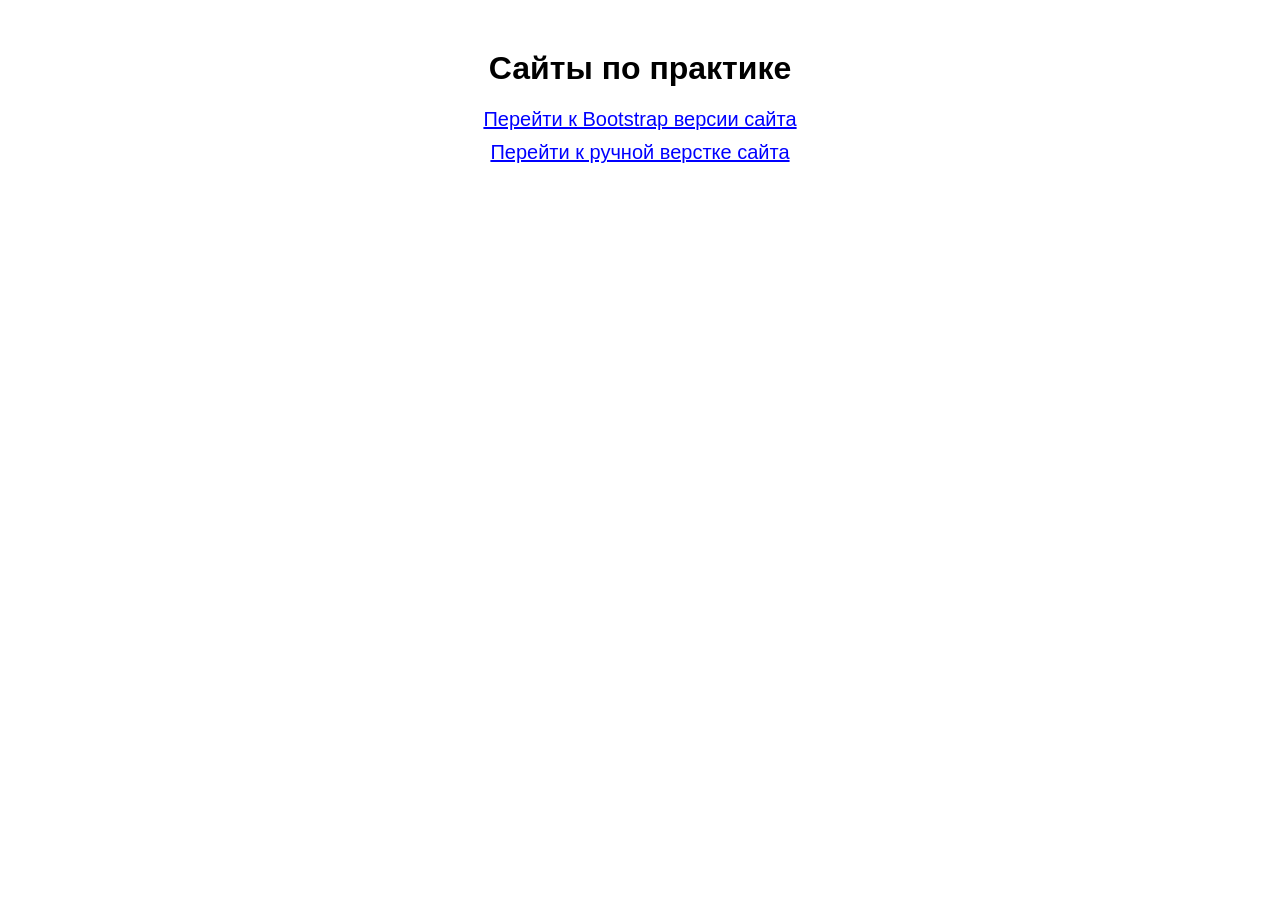
<file: index.html>
<!DOCTYPE html>
<html lang="ru">
<head>
    <meta charset="UTF-8">
    <title>Мои проекты</title>
    <style>
        body { font-family: sans-serif; text-align: center; margin-top: 50px; }
        a { display: block; margin: 10px; font-size: 20px; color: blue; }
    </style>
</head>
<body>
    <h1>Сайты по практике</h1>
    <a href="bootstrap/bootcars.html">Перейти к Bootstrap версии сайта</a>
    <a href="wedsity/cars.html">Перейти к ручной верстке сайта</a>
</body>
</html>
</file>
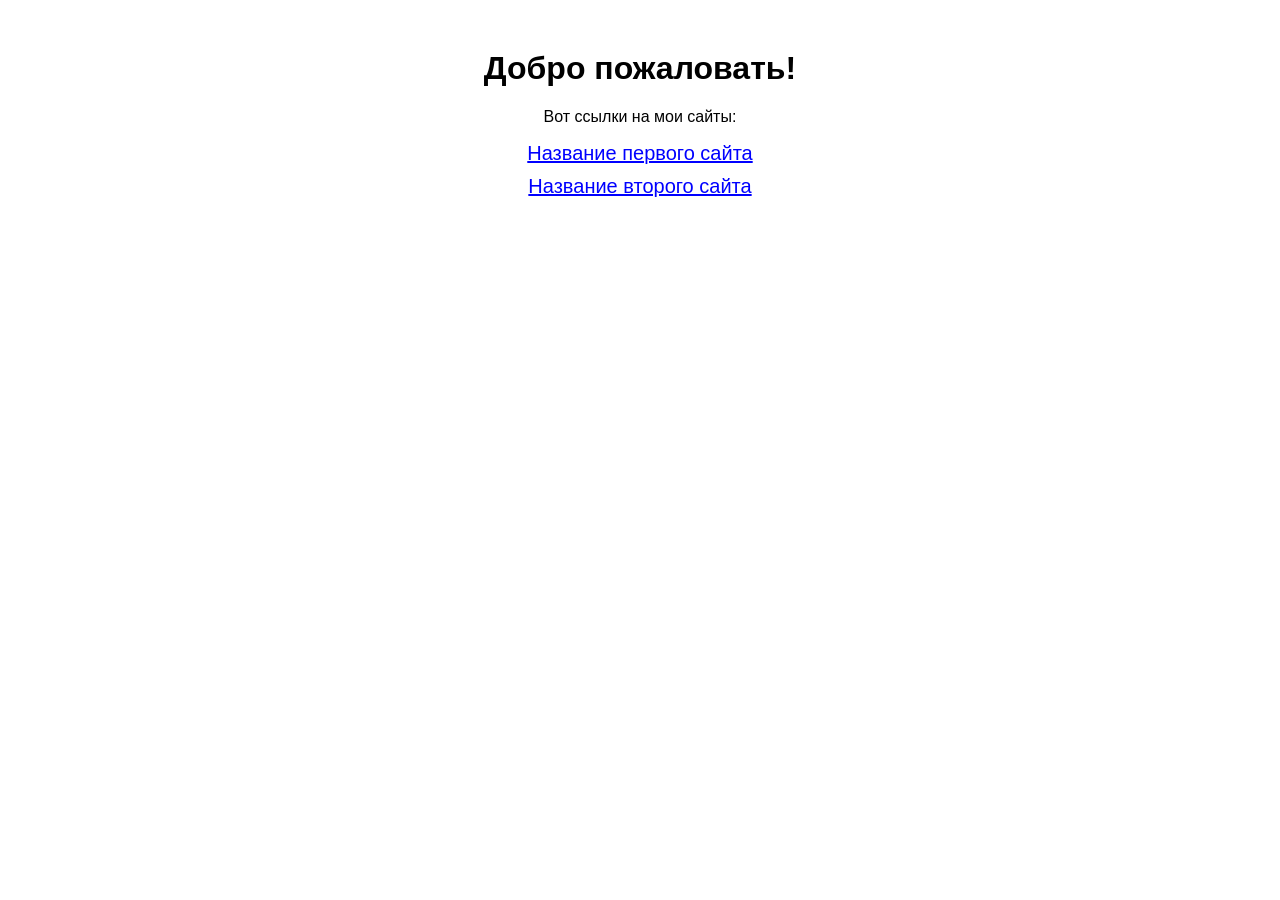
<file: sity/index.html>
<!DOCTYPE html>
<html lang="ru">
<head>
    <meta charset="UTF-8">
    <title>Мои проекты</title>
    <style>
        body { font-family: sans-serif; text-align: center; margin-top: 50px; }
        a { display: block; margin: 10px; font-size: 20px; color: blue; }
    </style>
</head>
<body>
    <h1>Добро пожаловать!</h1>
    <p>Вот ссылки на мои сайты:</p>
    
    <a href="https://github.com/Utka8/web_practice/tree/main/bootstrap">Название первого сайта</a>
    <a href="https://github.com/Utka8/web_practice/tree/main/wedsity">Название второго сайта</a>
</body>
</html>
</file>
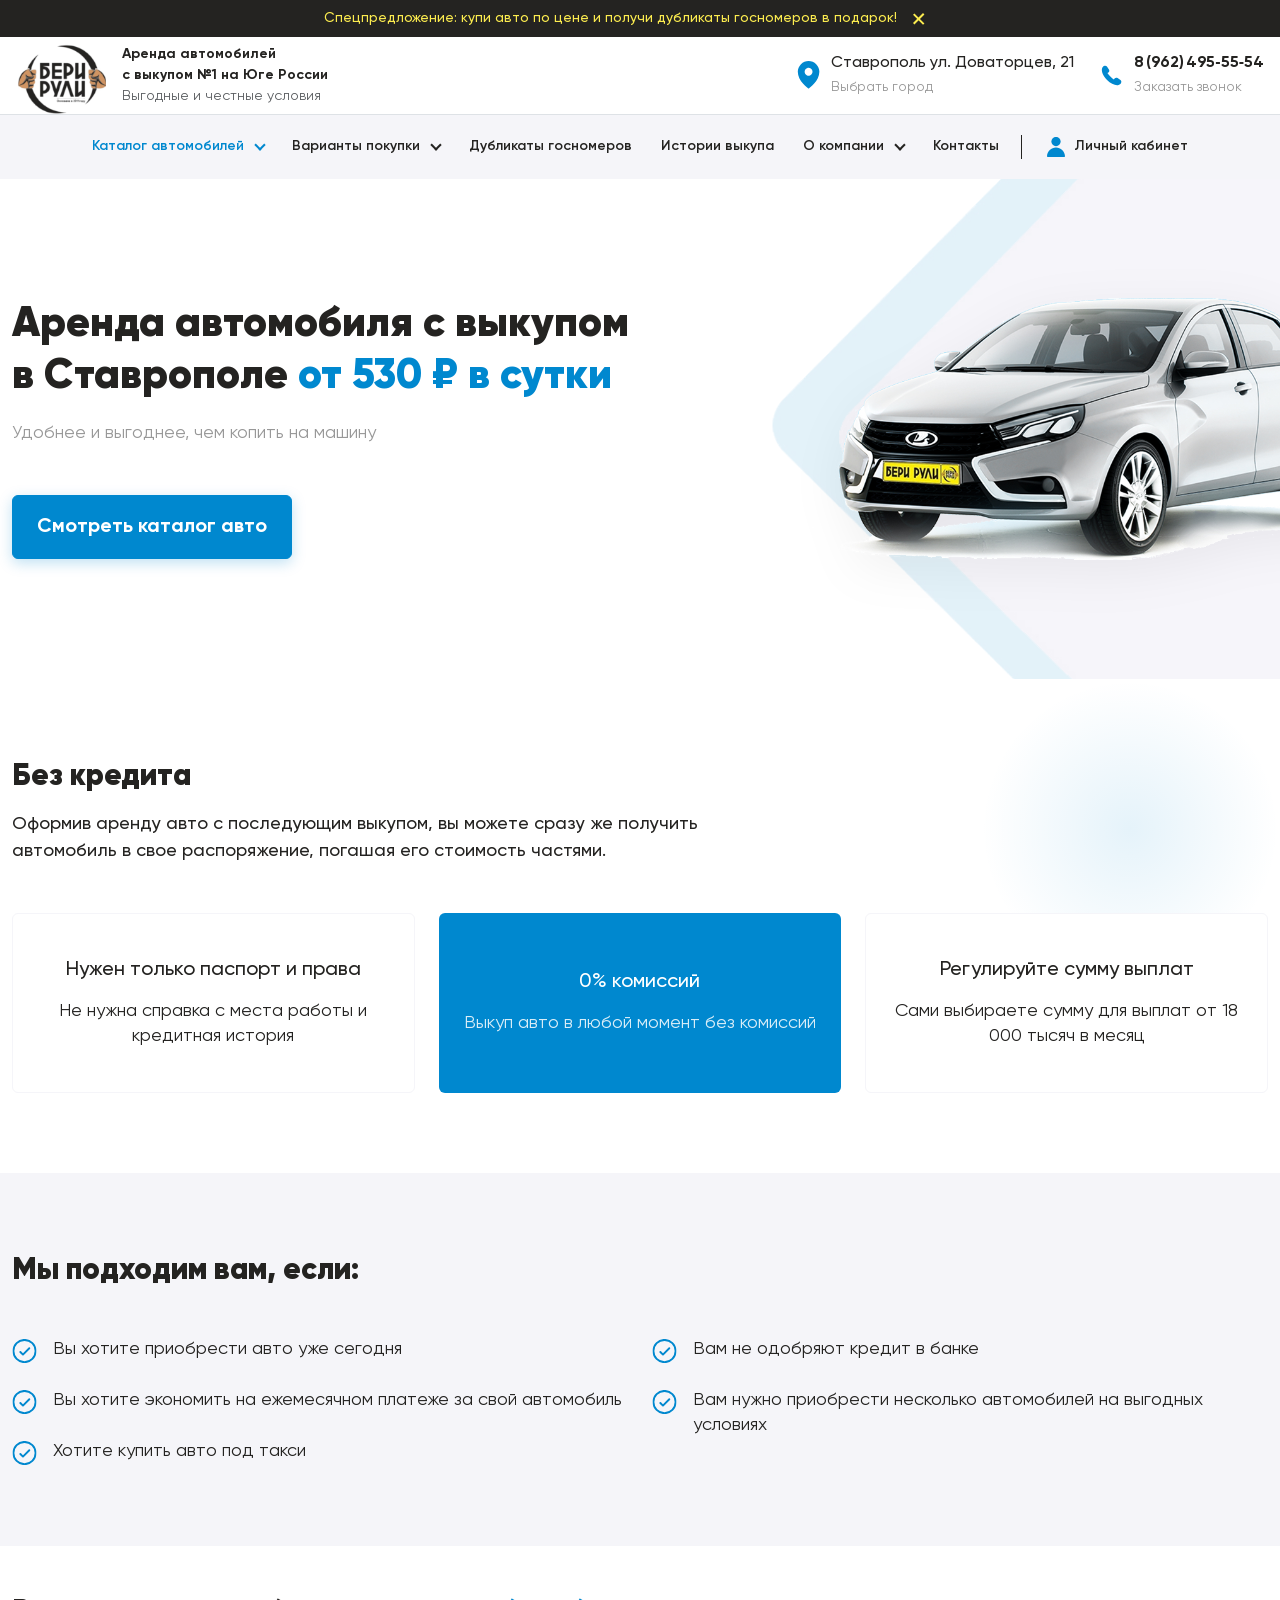
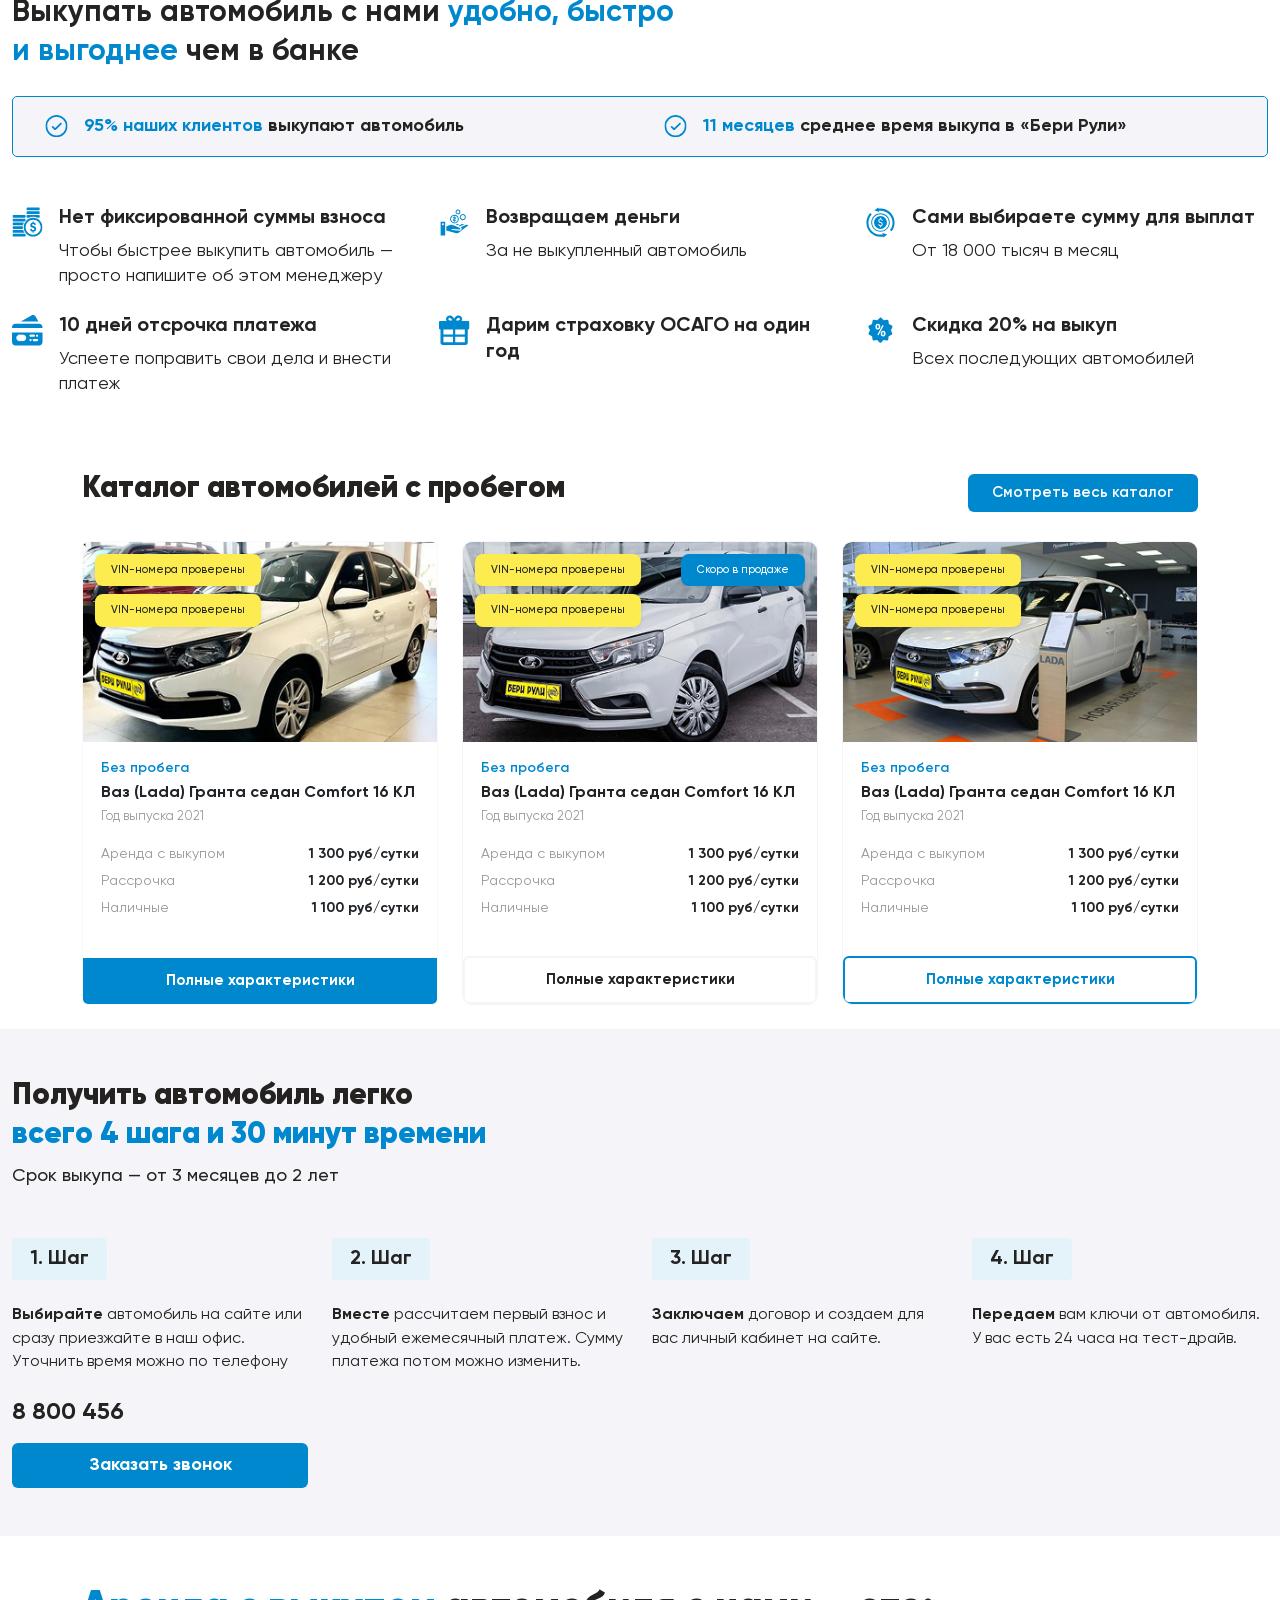
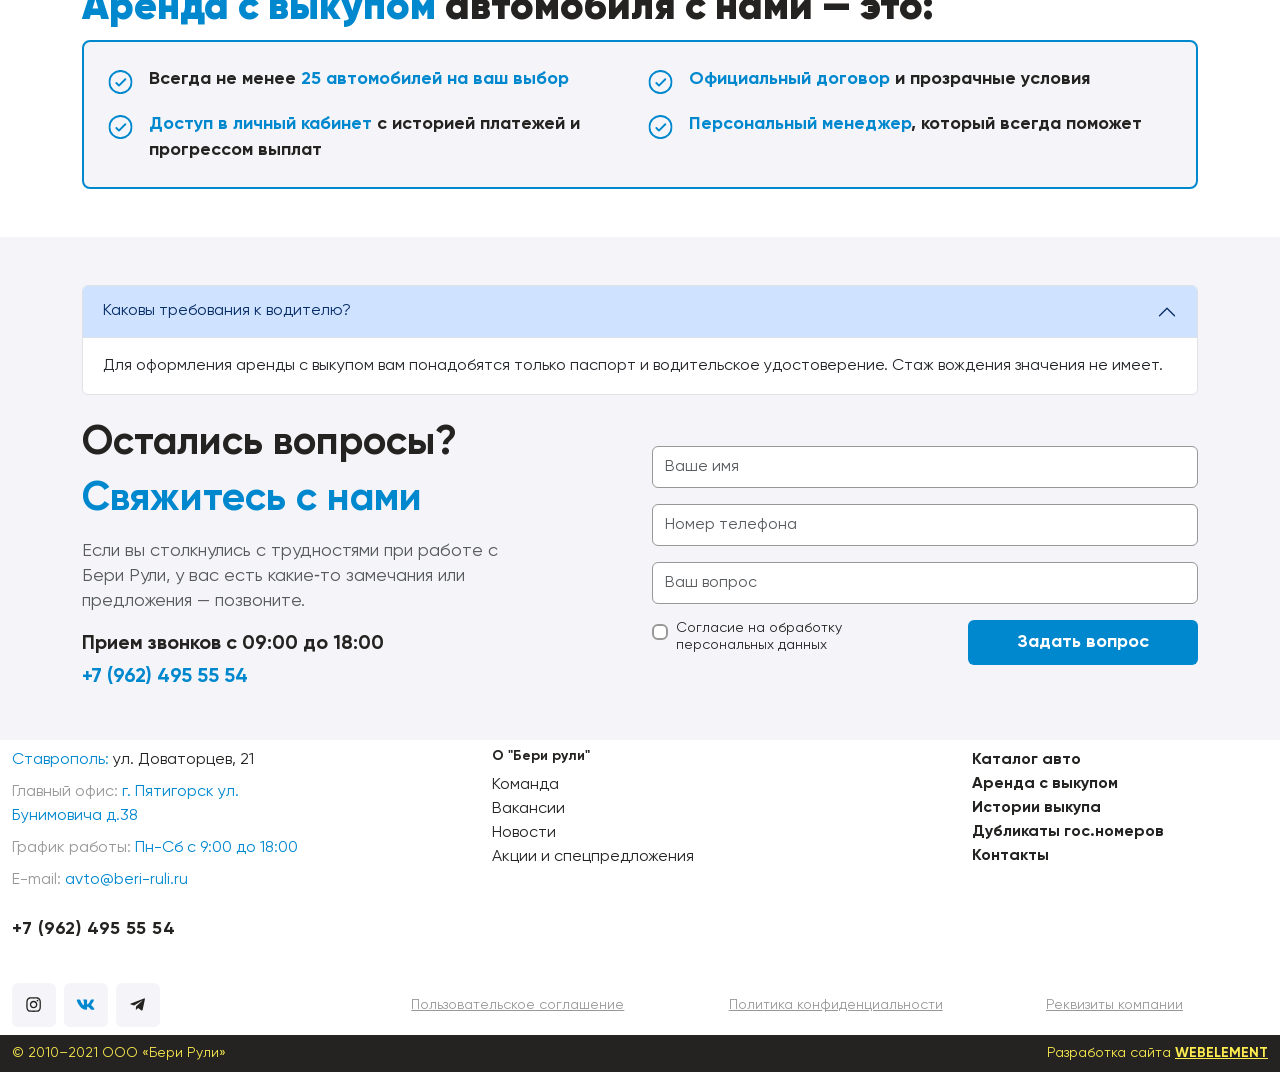
<file: bootstrap/bootcars.html>
<!DOCTYPE html>
<html lang="ru">

<head>
    <meta charset="UTF-8">
    <meta name="viewport" content="width=device-width, initial-scale=1.0">
    <title>Бери Рули — аренда авто</title>
    <link rel="stylesheet" href="https://cdnjs.cloudflare.com/ajax/libs/bootstrap/5.3.3/css/bootstrap.min.css">
    <link rel="stylesheet" href="css/bootstyle.css">
</head>

<body>

    <div id="page-preloader"
        class="d-flex justify-content-center align-items-center position-fixed top-0 start-0 w-100 h-100"
        style="background-color: var(--color-bg); z-index: 9999; transition: opacity 0.3s ease, visibility 0.3s ease;">
        <div class="text-center">
            <div class="spinner-border" role="status"
                style="width: 3.5rem; height: 3.5rem; color: var(--color-accent); border-width: 0.25em;">
                <span class="visually-hidden">Загрузка...</span>
            </div>
            <h5 class="mt-3 fw-bold"
                style="font-family: var(--font-main); color: var(--color-text); letter-spacing: 0.5px;">Бери Рули...
            </h5>
        </div>
    </div>
    <div class="sticky-top-wrapper">
        <div class="alert alert-dismissible fade show mb-0 py-2 border-0 rounded-0" role="alert"
            style="position: fixed; top: 0; left: 0; width: 100%; z-index: 1060; height: auto; background-color: var(--color-line);">
            <div class="container">
                <div class="row justify-content-center">
                    <div class="col-12 col-md-auto">
                        <div class="d-flex align-items-center justify-content-center gap-3">
                            <p class="mb-0 text-notice-custom" style="font-size: 14px; font-weight: 500;">
                                Спецпредложение: купи авто по цене и получи дубликаты госномеров в подарок!
                            </p>
                            <button type="button" data-bs-dismiss="alert" aria-label="Закрыть"
                                class="btn p-0 border-0 d-flex align-items-center justify-content-center"
                                style="width: 12px; height: 12px; min-width: 12px;">
                                <img src="icon/cross.svg" alt="Закрыть" style="width: 12px; height: 12px; display: block;">
                            </button>
                        </div>
                    </div>
                </div>
            </div>
        </div>

        <header class="border-bottom" style="position: fixed; top: 40px; left: 0; width: 100%; z-index: 1050; background-color: #ffffff;">
            <div class="container-fluid px-3 max-width-container header-container mx-auto">
                <div class="row align-items-center justify-content-between header-inner-row g-0 flex-nowrap">

                    <div class="col-auto d-flex align-items-center logo-group">
                        <img src="icon/logo.svg" alt="Бери Рули" class="me-3" style="width: 90px; height: auto;">
                        <div class="header-text">
                            <div class="fw-bold mb-0" style="font-size: 14px;">Аренда автомобилей<br>с выкупом №1 на Юге России</div>
                            <p class="small text-muted mb-0">Выгодные и честные условия</p>
                        </div>
                    </div>

                    <div class="col-auto d-none d-lg-flex align-items-center contacts-desktop">
                        <div class="me-4 d-flex align-items-center">
                            <img src="icon/icon0_1.svg" alt="Адрес" class="me-2 icon">
                            <div>
                                <p class="mb-0 fw-medium">Ставрополь ул. Доваторцев, 21</p>
                                <a href="#" class="link-accent-gray small">Выбрать город</a>
                            </div>
                        </div>
                        <div class="d-flex align-items-center">
                            <img src="icon/icon0_2.svg" alt="Телефон" class="me-2 icon">
                            <div>
                                <p class="mb-0 fw-bold phone">8 (962) 495‑55‑54</p>
                                <a href="#" class="link-accent-gray small" data-bs-toggle="modal"
                                    data-bs-target="#callbackModal">Заказать звонок</a>
                            </div>
                        </div>
                    </div>

                    <div class="col-auto d-flex d-lg-none align-items-center mobile-controls">
                        <a href="#" class="mobile-icon">
                            <img src="icon/icon0_2.svg" alt="Позвонить">
                        </a>
                        <a href="#" class="mobile-icon">
                            <img src="icon/icon0_3.svg" alt="Профиль">
                        </a>
                        <button class="mobile-menu-btn" type="button" data-bs-toggle="offcanvas"
                            data-bs-target="#mobileMenuOffcanvas" aria-controls="mobileMenuOffcanvas">
                            <img src="icon/burger.svg" alt="Меню">
                        </button>
                    </div>

                </div>
            </div>

            <div class="offcanvas offcanvas-end w-100 border-0 d-lg-none" tabindex="-1" id="mobileMenuOffcanvas" 
                aria-labelledby="mobileMenuOffcanvasLabel" role="region">
                <div class="d-flex justify-content-end p-3">
                    <button type="button" class="btn-close-custom border-0 bg-transparent p-2" data-bs-dismiss="offcanvas"
                        aria-label="Закрыть">
                        <svg width="24" height="24" viewBox="0 0 24 24" fill="none" stroke="#0088cf" stroke-width="2">
                            <path d="M18 6L6 18M6 6l12 12" />
                        </svg>
                    </button>
                </div>

                <div class="offcanvas-body d-flex flex-column pt-0 px-4 pb-4">

                    <div class="mobile-menu-list-custom mb-4">

                        <div class="menu-item-collapse w-100 m-0">
                            <div class="d-flex justify-content-between align-items-center py-3 bg-light-gray px-3"
                                data-bs-toggle="collapse" data-bs-target="#mobileCatalogCollapse" style="cursor: pointer;">
                                <span class="fw-bold">Каталог автомобилей</span>
                                <svg class="arrow-icon" width="12" height="12" viewBox="0 0 12 12" fill="none"
                                    stroke="currentColor" stroke-width="2">
                                    <path d="M2 4l4 4 4-4" />
                                </svg>
                            </div>
                            <div class="collapse" id="mobileCatalogCollapse">
                                <ul class="submenu-custom list-unstyled px-3 pt-2">
                                    <li><a href="#" class="py-2 d-block text-decoration-none text-secondary">Новые авто</a>
                                    </li>
                                    <li><a href="#" class="py-2 d-block text-decoration-none text-secondary">Авто с
                                            пробегом</a></li>
                                </ul>
                            </div>
                        </div>

                        <div class="menu-item-collapse border-bottom-light">
                            <div class="d-flex justify-content-between align-items-center py-3" data-bs-toggle="collapse"
                                data-bs-target="#mobileBuyingCollapse" style="cursor: pointer;">
                                <span class="fw-bold text-dark">Варианты покупки</span>
                                <svg class="arrow-icon" width="12" height="12" viewBox="0 0 12 12" fill="none"
                                    stroke="currentColor" stroke-width="2">
                                    <path d="M4 2l4 4-4 4" />
                                </svg>
                            </div>
                            <div class="collapse" id="mobileBuyingCollapse">
                                <ul class="submenu-custom list-unstyled px-3 pb-2">
                                    <li><a href="#" class="py-2 d-block text-decoration-none text-secondary">Аренда с
                                            выкупом</a></li>
                                    <li><a href="#" class="py-2 d-block text-decoration-none text-secondary">Рассрочка</a>
                                    </li>
                                    <li><a href="#" class="py-2 d-block text-decoration-none text-secondary">В кредит</a>
                                    </li>
                                </ul>
                            </div>
                        </div>

                        <div class="border-bottom-light">
                            <a href="#" class="d-block py-3 text-decoration-none text-dark fw-bold">Дубликаты госномеров</a>
                        </div>
                        <div class="border-bottom-light">
                            <a href="#" class="d-block py-3 text-decoration-none text-dark fw-bold">Истории выкупа</a>
                        </div>

                        <div class="menu-item-collapse border-bottom-light">
                            <div class="d-flex justify-content-between align-items-center py-3" data-bs-toggle="collapse"
                                data-bs-target="#mobileCompanyCollapse" style="cursor: pointer;">
                                <span class="fw-bold text-dark">О компании</span>
                                <svg class="arrow-icon" width="12" height="12" viewBox="0 0 12 12" fill="none"
                                    stroke="currentColor" stroke-width="2">
                                    <path d="M4 2l4 4-4 4" />
                                </svg>
                            </div>
                            <div class="collapse" id="mobileCompanyCollapse">
                                <ul class="submenu-custom list-unstyled px-3 pb-2">
                                    <li><a href="#" class="py-2 d-block text-decoration-none text-secondary">Вакансии</a>
                                    </li>
                                    <li><a href="#" class="py-2 d-block text-decoration-none text-secondary">Команда</a>
                                    </li>
                                    <li><a href="#" class="py-2 d-block text-decoration-none text-secondary">Новости</a>
                                    </li>
                                </ul>
                            </div>
                        </div>

                        <div>
                            <a href="#" class="d-block py-3 text-decoration-none text-dark fw-bold">Контакты</a>
                        </div>

                    </div>

                    <div class="menu-blue-divider mb-4"></div>

                    <div class="mobile-menu-contacts-custom d-flex flex-column gap-4 mt-2">
                        <a href="#" class="d-flex align-items-center gap-3 text-decoration-none text-dark">
                            <img src="icon/icon0_3.svg" alt="ЛК" width="24" height="24">
                            <span class="fw-medium">Личный кабинет</span>
                        </a>
                        <div class="d-flex align-items-start gap-3">
                            <img src="icon/icon0_1.svg" alt="Адрес" width="24" height="24">
                            <div>
                                <div class="fw-medium text-dark">Ставрополь ул. Доваторцев, 21</div>
                                <a href="#" class="text-muted small text-decoration-underline">Выбрать город</a>
                            </div>
                        </div>
                        <div class="d-flex align-items-start gap-3">
                            <img src="icon/icon0_2.svg" alt="Телефон" width="24" height="24">
                            <div>
                                <div class="fw-bold fs-5 text-dark">8 (962) 495-55-54</div>
                                <a href="#" class="text-muted small text-decoration-underline" data-bs-toggle="modal"
                                    data-bs-target="#callbackModal">Заказать звонок</a>
                            </div>
                        </div>
                    </div>
                </div>
            </div>
        </header>


        <nav class="navbar navbar-expand-lg custom-navbar d-none d-lg-block">
            <div class="navbar-container">

                <div class="collapse navbar-collapse" id="mainNavbar">
                    <ul class="navbar-nav align-items-lg-center">

                        <li class="nav-item dropdown">
                            <a class="nav-link dropdown-toggle" href="#" id="catalogDropdown" role="button"
                                data-bs-toggle="dropdown" aria-expanded="false">
                                Каталог автомобилей
                            </a>
                            <ul class="dropdown-menu text-center" aria-labelledby="catalogDropdown">
                                <li><a class="dropdown-item" href="#">Новые авто</a></li>
                                <li><a class="dropdown-item" href="#">Авто с пробегом</a></li>
                            </ul>
                        </li>

                        <li class="nav-item dropdown">
                            <a class="nav-link dropdown-toggle" href="#" id="buyingDropdown" role="button"
                                data-bs-toggle="dropdown" aria-expanded="false">
                                Варианты покупки
                            </a>
                            <ul class="dropdown-menu text-center" aria-labelledby="buyingDropdown">
                                <li><a class="dropdown-item" href="#">Аренда с выкупом</a></li>
                                <li><a class="dropdown-item" href="#">Рассрочка</a></li>
                                <li><a class="dropdown-item" href="#">Наличные</a></li>
                                <li><a class="dropdown-item" href="#">В кредит</a></li>
                            </ul>
                        </li>

                        <li class="nav-item">
                            <a class="nav-link" href="#">Дубликаты госномеров</a>
                        </li>

                        <li class="nav-item">
                            <a class="nav-link" href="#">Истории выкупа</a>
                        </li>

                        <li class="nav-item dropdown">
                            <a class="nav-link dropdown-toggle" href="#" id="companyDropdown" role="button"
                                data-bs-toggle="dropdown" aria-expanded="false">
                                О компании
                            </a>
                            <ul class="dropdown-menu text-center" aria-labelledby="companyDropdown">
                                <li><a class="dropdown-item" href="#">Вакансии</a></li>
                                <li><a class="dropdown-item" href="#">Команда</a></li>
                                <li><a class="dropdown-item" href="#">Новости</a></li>
                            </ul>
                        </li>

                        <li class="nav-item">
                            <a class="nav-link" href="#">Контакты</a>
                        </li>

                        <li class="nav-item d-none d-lg-block">
                            <div class="navbar-divider"></div>
                        </li>

                        <li class="nav-item">
                            <a class="nav-link lk-link" href="#">
                                <img src="icon/icon0_3.svg" alt="Личный кабинет" class="lk-icon"> Личный кабинет
                            </a>
                        </li>

                    </ul>
                </div>

            </div>
        </nav>
    </div>


    <!-- Секция: Промо-баннер с машиной -->
    <section class="promo-banner-section py-5 position-relative overflow-hidden">
        <div class="container-fluid custom-container" style="max-width: 1300px;">
            <div class="row align-items-center g-3 flex-row">

                <div class="col-12 col-md-7 text-start py-4 position-relative z-3 promo-text-column">
                    <h1 class="promo-main-title fw-border mb-3">
                        Аренда автомобиля с выкупом<br>
                        в Ставрополе <span class="text-accent-blue">от 530 ₽ в сутки</span>
                    </h1>
                    <p class="promo-subtitle text-muted-custom mb-4 mb-md-5">
                        Удобнее и выгоднее, чем копить на машину
                    </p>
                    <a href="#" class="btn btn-primary btn-lg px-4 py-3 fw-bold btn-promo-action">
                        Смотреть каталог авто
                    </a>
                </div>

                <div class="col-12 col-md-5 text-center position-relative order-1 order-md-2">

                    <div class="promo-bg-diamond-back position-absolute">
                        <img src="image/rombblue.png" alt="Декор фон" class="w-100 h-auto">
                    </div>

                    <div class="promo-bg-diamond-front position-absolute">
                        <img src="image/rombwhite.png" alt="Декор контур" class="w-100 h-auto">
                    </div>

                    <div class="promo-car-wrapper">
                        <img src="image/car.png" alt="Аренда авто в Ставрополе" class="img-fluid promo-car-img">
                    </div>

                </div>

            </div>
        </div>
    </section>


    <!-- Секция: Без кредита -->
    <section class="no-credit-section py-5 position-relative overflow-hidden" >
        <!-- Декоративный элемент в углу (если понадобится картинка фона) -->
        <div class="decor-top-right position-absolute top-0 end-0 d-none d-lg-block"></div>

        <div class="container-fluid custom-container position-relative z-1" style="max-width: 1300px;">
            <!-- Шапка блока: Заголовок и подзаголовок -->
            <div class="row mb-5">
                <div class="col-12 col-lg-7">
                    <h2 class="credit-main-title fw-black mb-3">Без кредита</h2>
                    <p class="credit-subtitle text-muted-custom mb-0">
                        Оформив аренду авто с последующим выкупом, вы можете сразу же получить автомобиль в свое
                        распоряжение, погашая его стоимость частями.
                    </p>
                </div>
            </div>

            <!-- Сетка карточек преимуществ -->
            <div class="row g-4 row-cols-1 row-cols-md-3">
                <!-- Карточка 1: Белая с рамкой -->
                <div class="col">
                    <div class="credit-card h-100 d-flex flex-column justify-content-center text-center p-4">
                        <h3 class="credit-card-title fw-black mb-3">Нужен только паспорт и права</h3>
                        <p class="credit-card-text text-muted-custom mb-0">
                            Не нужна справка с места работы и кредитная история
                        </p>
                    </div>
                </div>

                <!-- Карточка 2: Активная синяя (Центральная) -->
                <div class="col">
                    <div
                        class="credit-card card-accent-blue h-100 d-flex flex-column justify-content-center text-center p-4">
                        <h3 class="credit-card-title fw-black mb-3 text-white">0% комиссий</h3>
                        <p class="credit-card-text text-white opacity-85 mb-0">
                            Выкуп авто в любой момент без комиссий
                        </p>
                    </div>
                </div>

                <!-- Карточка 3: Белая с рамкой -->
                <div class="col">
                    <div class="credit-card h-100 d-flex flex-column justify-content-center text-center p-4">
                        <h3 class="credit-card-title fw-black mb-3">Регулируйте сумму выплат</h3>
                        <p class="credit-card-text text-muted-custom mb-0">
                            Сами выбираете сумму для выплат от 18 000 тысяч в месяц
                        </p>
                    </div>
                </div>
            </div>
        </div>
    </section>

    <section class="suit-section py-5">
        <div class="container-fluid custom-container" style="max-width: 1300px;">

            <!-- Заголовок секции (30px Black) -->
            <h2 class="suit-main-title fw-black mb-5">Мы подходим вам, если:</h2>

            <!-- Двухколоночный список по сетке Bootstrap -->
            <div class="row g-4 row-cols-1 row-cols-md-2">

                <!-- Левая колонка -->
                <div class="col d-flex flex-column gap-4">
                    <!-- Пункт 1 -->
                    <div class="suit-item d-flex align-items-start">
                        <img src="icon/icon_list.svg" alt="Чекбокс" class="suit-icon me-3 flex-shrink-0">
                        <p class="suit-text mb-0">Вы хотите приобрести авто уже сегодня</p>
                    </div>

                    <!-- Пункт 2 -->
                    <div class="suit-item d-flex align-items-start">
                        <img src="icon/icon_list.svg" alt="Чекбокс" class="suit-icon me-3 flex-shrink-0">
                        <p class="suit-text mb-0">Вы хотите экономить на ежемесячном платеже за свой автомобиль</p>
                    </div>

                    <!-- Пункт 3 -->
                    <div class="suit-item d-flex align-items-start">
                        <img src="icon/icon_list.svg" alt="Чекбокс" class="suit-icon me-3 flex-shrink-0">
                        <p class="suit-text mb-0">Хотите купить авто под такси</p>
                    </div>
                </div>

                <!-- Правая колонка -->
                <div class="col d-flex flex-column gap-4">
                    <!-- Пункт 4 -->
                    <div class="suit-item d-flex align-items-start">
                        <img src="icon/icon_list.svg" alt="Чекбокс" class="suit-icon me-3 flex-shrink-0">
                        <p class="suit-text mb-0">Вам не одобряют кредит в банке</p>
                    </div>

                    <!-- Пункт 5 -->
                    <div class="suit-item d-flex align-items-start">
                        <img src="icon/icon_list.svg" alt="Чекбокс" class="suit-icon me-3 flex-shrink-0">
                        <p class="suit-text mb-0">Вам нужно приобрести несколько автомобилей на выгодных условиях</p>
                    </div>
                </div>

            </div>

        </div>
    </section>

    <section class="advantages-buy-section py-5">
        <div class="container-fluid custom-container" style="max-width: 1300px;">
            <h2 class="fw-bolder mb-4" style="font-size: 30px; line-height: 1.3;">
            Выкупать автомобиль с нами <span style="color: var(--color-accent)">удобно, быстро<br>и выгоднее</span> чем в банке
        </h2>

            <div class="info-stats-box p-3 mb-5">
                <div class="row g-3 align-items-center">
                    <div class="col-12 col-md-6 border-md-end-custom">
                        <div class="stat-item d-flex align-items-center px-md-3">
                            <img src="icon/icon_list.svg" alt="Иконка" class="stat-icon me-3 flex-shrink-0">
                            <p class="mb-0 stat-text">
                                <span class="fw-bold text-accent-blue">95% наших клиентов</span> выкупают автомобиль
                            </p>
                        </div>
                    </div>
                    <div class="col-12 col-md-6">
                        <div class="stat-item d-flex align-items-center px-md-3">
                            <img src="icon/icon_list.svg" alt="Иконка" class="stat-icon me-3 flex-shrink-0">
                            <p class="mb-0 stat-text">
                                <span class="fw-bold text-accent-blue">11 месяцев</span> среднее время выкупа в «Бери
                                Рули»
                            </p>
                        </div>
                    </div>
                </div>
            </div>

            <div class="row g-4 row-cols-1 row-cols-md-2 row-cols-lg-3">

                <div class="col">
                    <div class="benefit-item-box d-flex align-items-start">
                        <img src="icon/icon4_2_1.svg" alt="Иконка" class="benefit-icon me-3 flex-shrink-0">
                        <div>
                            <h3 class="benefit-title fw-bold mb-2">Нет фиксированной суммы взноса</h3>
                            <p class="benefit-desc text-muted-custom mb-0">Чтобы быстрее выкупить автомобиль — просто
                                напишите об этом менеджеру</p>
                        </div>
                    </div>
                </div>

                <div class="col">
                    <div class="benefit-item-box d-flex align-items-start">
                        <img src="icon/icon4_2_2.svg" alt="Иконка" class="benefit-icon me-3 flex-shrink-0">
                        <div>
                            <h4 class="benefit-title fw-bold mb-2">Возвращаем деньги</h4>
                            <p class="benefit-desc text-muted-custom mb-0">За не выкупленный автомобиль</p>
                        </div>
                    </div>
                </div>

                <div class="col">
                    <div class="benefit-item-box d-flex align-items-start">
                        <img src="icon/icon4_2_3.svg" alt="Иконка" class="benefit-icon me-3 flex-shrink-0">
                        <div>
                            <h4 class="benefit-title fw-bold mb-2">Сами выбираете сумму для выплат</h4>
                            <p class="benefit-desc text-muted-custom mb-0">От 18 000 тысяч в месяц</p>
                        </div>
                    </div>
                </div>

                <div class="col">
                    <div class="benefit-item-box d-flex align-items-start">
                        <img src="icon/icon4_2_4.svg" alt="Иконка" class="benefit-icon me-3 flex-shrink-0">
                        <div>
                            <h4 class="benefit-title fw-bold mb-2">10 дней отсрочка платежа</h4>
                            <p class="benefit-desc text-muted-custom mb-0">Успеете поправить свои дела и внести платеж
                            </p>
                        </div>
                    </div>
                </div>

                <div class="col">
                    <div class="benefit-item-box d-flex align-items-start">
                        <img src="icon/icon4_2_5.svg" alt="Иконка" class="benefit-icon me-3 flex-shrink-0">
                        <div>
                            <h4 class="benefit-title fw-bold mb-2">Дарим страховку ОСАГО на один год</h4>
                            <p class="benefit-desc text-muted-custom mb-0"></p>
                        </div>
                    </div>
                </div>

                <div class="col">
                    <div class="benefit-item-box d-flex align-items-start">
                        <img src="icon/icon4_2_6.svg" alt="Иконка" class="benefit-icon me-3 flex-shrink-0">
                        <div>
                            <h4 class="benefit-title fw-bold mb-2">Скидка 20% на выкуп</h4>
                            <p class="benefit-desc text-muted-custom mb-0">Всех последующих автомобилей</p>
                        </div>
                    </div>
                </div>

            </div>

        </div>
    </section>

    <section class="catalog-section py-4">
        <div class="container">

            <div class="d-flex align-items-center justify-content-between mb-4">
                <h2 style="font-weight: 900; font-size: 30px; line-height: 1.3; color: var(--color-text);">Каталог автомобилей с пробегом</h2>
                <a href="#" class="btn btn-catalog-all btn-primary px-4 py-2 fw-semibold d-none d-lg-block">Смотреть весь каталог</a>
            </div>

            <!--десктоп-->
            <div class="row g-4 flex-nowrap catalog-grid">

                <div class="col">
                    <div class="card h-100 border-light shadow-sm-hover overflow-hidden">
                        <div class="car-card__img-wrap">
                            <img src="image/car6_1.jpg" alt="Lada Granta">
                            <div class="car-card__badges">
                                <span class="car-card__badge">VIN-номера проверены</span>
                                <span class="car-card__badge">VIN-номера проверены</span>
                            </div>
                        </div>
                        <div class="car-card__body">
                            <p class="car-card__mileage">Без пробега</p>
                            <p class="car-card__name">Ваз (Lada) Гранта седан Comfort 16 КЛ</p>
                            <p class="car-card__year">Год выпуска 2021</p>
                            <table class="car-card__prices">
                                <tr>
                                    <td>Аренда с выкупом</td>
                                    <td>1&nbsp;300 руб/сутки</td>
                                </tr>
                                <tr>
                                    <td>Рассрочка</td>
                                    <td>1&nbsp;200 руб/сутки</td>
                                </tr>
                                <tr>
                                    <td>Наличные</td>
                                    <td>1&nbsp;100 руб/сутки</td>
                                </tr>
                            </table>
                        </div>
                        <a href="#" class="btn-car-filled">Полные характеристики</a>
                    </div>
                </div>

                <div class="col">
                    <div class="car-card">
                        <div class="car-card__img-wrap">
                            <img src="image/car6_2.jpg" alt="Lada Granta">
                            <div class="car-card__badges">
                                <span class="car-card__badge">VIN-номера проверены</span>
                                <span class="car-card__badge">VIN-номера проверены</span>
                            </div>
                            <span class="car-card__badge-soon">Скоро в продаже</span>
                        </div>
                        <div class="car-card__body">
                            <p class="car-card__mileage">Без пробега</p>
                            <p class="car-card__name">Ваз (Lada) Гранта седан Comfort 16 КЛ</p>
                            <p class="car-card__year">Год выпуска 2021</p>
                            <table class="car-card__prices">
                                <tr>
                                    <td>Аренда с выкупом</td>
                                    <td>1&nbsp;300 руб/сутки</td>
                                </tr>
                                <tr>
                                    <td>Рассрочка</td>
                                    <td>1&nbsp;200 руб/сутки</td>
                                </tr>
                                <tr>
                                    <td>Наличные</td>
                                    <td>1&nbsp;100 руб/сутки</td>
                                </tr>
                            </table>
                        </div>
                        <a href="#" class="btn-car-outline">Полные характеристики</a>
                    </div>
                </div>

                <div class="col">
                    <div class="car-card">
                        <div class="car-card__img-wrap">
                            <img src="image/car6_3.jpg" alt="Lada Granta">
                            <div class="car-card__badges">
                                <span class="car-card__badge">VIN-номера проверены</span>
                                <span class="car-card__badge">VIN-номера проверены</span>
                            </div>
                        </div>
                        <div class="car-card__body">
                            <p class="car-card__mileage">Без пробега</p>
                            <p class="car-card__name">Ваз (Lada) Гранта седан Comfort 16 КЛ</p>
                            <p class="car-card__year">Год выпуска 2021</p>
                            <table class="car-card__prices">
                                <tr>
                                    <td>Аренда с выкупом</td>
                                    <td>1&nbsp;300 руб/сутки</td>
                                </tr>
                                <tr>
                                    <td>Рассрочка</td>
                                    <td>1&nbsp;200 руб/сутки</td>
                                </tr>
                                <tr>
                                    <td>Наличные</td>
                                    <td>1&nbsp;100 руб/сутки</td>
                                </tr>
                            </table>
                        </div>
                        <a href="#" class="btn-car-outline-accent">Полные характеристики</a>
                    </div>
                </div>

            </div>

            <!--планшет-->
            <div id="catalogCarouselTablet" class="carousel slide catalog-carousel carousel-tablet"
                data-bs-ride="false">
                <div class="carousel-inner">

                    <div class="carousel-item active">
                        <div class="row g-3">
                            <div class="col-6">
                                <div class="car-card">
                                    <div class="car-card__img-wrap">
                                        <img src="image/car6_1.jpg" alt="Lada Granta">
                                        <div class="car-card__badges">
                                            <span class="car-card__badge">VIN-номера проверены</span>
                                            <span class="car-card__badge">VIN-номера проверены</span>
                                        </div>
                                    </div>
                                    <div class="car-card__body">
                                        <p class="car-card__mileage">Без пробега</p>
                                        <p class="car-card__name">Ваз (Lada) Гранта седан Comfort 16 КЛ</p>
                                        <p class="car-card__year">Год выпуска 2021</p>
                                        <table class="car-card__prices">
                                            <tr>
                                                <td>Аренда с выкупом</td>
                                                <td>1&nbsp;300 руб/сутки</td>
                                            </tr>
                                            <tr>
                                                <td>Рассрочка</td>
                                                <td>1&nbsp;200 руб/сутки</td>
                                            </tr>
                                            <tr>
                                                <td>Наличные</td>
                                                <td>1&nbsp;100 руб/сутки</td>
                                            </tr>
                                        </table>
                                    </div>
                                    <a href="#" class="btn-car-filled">Полные характеристики</a>
                                </div>
                            </div>
                            <div class="col-6">
                                <div class="car-card">
                                    <div class="car-card__img-wrap">
                                        <img src="image/car6_2.jpg" alt="Lada Granta">
                                        <div class="car-card__badges">
                                            <span class="car-card__badge">VIN-номера проверены</span>
                                            <span class="car-card__badge">VIN-номера проверены</span>
                                        </div>
                                        <span class="car-card__badge-soon">Скоро в продаже</span>
                                    </div>
                                    <div class="car-card__body">
                                        <p class="car-card__mileage">Без пробега</p>
                                        <p class="car-card__name">Ваз (Lada) Гранта седан Comfort 16 КЛ</p>
                                        <p class="car-card__year">Год выпуска 2021</p>
                                        <table class="car-card__prices">
                                            <tr>
                                                <td>Аренда с выкупом</td>
                                                <td>1&nbsp;300 руб/сутки</td>
                                            </tr>
                                            <tr>
                                                <td>Рассрочка</td>
                                                <td>1&nbsp;200 руб/сутки</td>
                                            </tr>
                                            <tr>
                                                <td>Наличные</td>
                                                <td>1&nbsp;100 руб/сутки</td>
                                            </tr>
                                        </table>
                                    </div>
                                    <a href="#" class="btn-car-outline">Полные характеристики</a>
                                </div>
                            </div>
                        </div>
                    </div>

                    <div class="carousel-item">
                        <div class="row g-3">
                            <div class="col-6">
                                <div class="car-card">
                                    <div class="car-card__img-wrap">
                                        <img src="image/car6_3.jpg" alt="Lada Granta">
                                        <div class="car-card__badges">
                                            <span class="car-card__badge">VIN-номера проверены</span>
                                            <span class="car-card__badge">VIN-номера проверены</span>
                                        </div>
                                    </div>
                                    <div class="car-card__body">
                                        <p class="car-card__mileage">Без пробега</p>
                                        <p class="car-card__name">Ваз (Lada) Гранта седан Comfort 16 КЛ</p>
                                        <p class="car-card__year">Год выпуска 2021</p>
                                        <table class="car-card__prices">
                                            <tr>
                                                <td>Аренда с выкупом</td>
                                                <td>1&nbsp;300 руб/сутки</td>
                                            </tr>
                                            <tr>
                                                <td>Рассрочка</td>
                                                <td>1&nbsp;200 руб/сутки</td>
                                            </tr>
                                            <tr>
                                                <td>Наличные</td>
                                                <td>1&nbsp;100 руб/сутки</td>
                                            </tr>
                                        </table>
                                    </div>
                                    <a href="#" class="btn-car-outline-accent">Полные характеристики</a>
                                </div>
                            </div>
                        </div>
                    </div>

                </div>
                <div class="carousel-indicators">
                    <button type="button" data-bs-target="#catalogCarouselTablet" data-bs-slide-to="0" class="active"
                        aria-current="true" aria-label="Слайд 1"></button>
                    <button type="button" data-bs-target="#catalogCarouselTablet" data-bs-slide-to="1"
                        aria-label="Слайд 2"></button>
                </div>
            </div>

            <!-- слайдер -->
            <div id="catalogCarouselMobile" class="carousel slide catalog-carousel carousel-mobile"
                data-bs-ride="false">
                <div class="carousel-inner">

                    <div class="carousel-item active">
                        <div class="car-card">
                            <div class="car-card__img-wrap">
                                <img src="image/car6_1.jpg" alt="Lada Granta">
                                <div class="car-card__badges">
                                    <span class="car-card__badge">VIN-номера проверены</span>
                                    <span class="car-card__badge">VIN-номера проверены</span>
                                </div>
                            </div>
                            <div class="car-card__body">
                                <p class="car-card__mileage">Без пробега</p>
                                <p class="car-card__name">Ваз (Lada) Гранта седан Comfort 16 КЛ</p>
                                <p class="car-card__year">Год выпуска 2021</p>
                                <table class="car-card__prices">
                                    <tr>
                                        <td>Аренда с выкупом</td>
                                        <td>1&nbsp;300 руб/сутки</td>
                                    </tr>
                                    <tr>
                                        <td>Рассрочка</td>
                                        <td>1&nbsp;200 руб/сутки</td>
                                    </tr>
                                    <tr>
                                        <td>Наличные</td>
                                        <td>1&nbsp;100 руб/сутки</td>
                                    </tr>
                                </table>
                            </div>
                            <a href="#" class="btn-car-filled">Полные характеристики</a>
                        </div>
                    </div>

                    <div class="carousel-item">
                        <div class="car-card">
                            <div class="car-card__img-wrap">
                                <img src="image/car6_2.jpg" alt="Lada Granta">
                                <div class="car-card__badges">
                                    <span class="car-card__badge">VIN-номера проверены</span>
                                    <span class="car-card__badge">VIN-номера проверены</span>
                                </div>
                                <span class="car-card__badge-soon">Скоро в продаже</span>
                            </div>
                            <div class="car-card__body">
                                <p class="car-card__mileage">Без пробега</p>
                                <p class="car-card__name">Ваз (Lada) Гранта седан Comfort 16 КЛ</p>
                                <p class="car-card__year">Год выпуска 2021</p>
                                <table class="car-card__prices">
                                    <tr>
                                        <td>Аренда с выкупом</td>
                                        <td>1&nbsp;300 руб/сутки</td>
                                    </tr>
                                    <tr>
                                        <td>Рассрочка</td>
                                        <td>1&nbsp;200 руб/сутки</td>
                                    </tr>
                                    <tr>
                                        <td>Наличные</td>
                                        <td>1&nbsp;100 руб/сутки</td>
                                    </tr>
                                </table>
                            </div>
                            <a href="#" class="btn-car-outline">Полные характеристики</a>
                        </div>
                    </div>

                    <div class="carousel-item">
                        <div class="car-card">
                            <div class="car-card__img-wrap">
                                <img src="image/car6_3.jpg" alt="Lada Granta">
                                <div class="car-card__badges">
                                    <span class="car-card__badge">VIN-номера проверены</span>
                                    <span class="car-card__badge">VIN-номера проверены</span>
                                </div>
                            </div>
                            <div class="car-card__body">
                                <p class="car-card__mileage">Без пробега</p>
                                <p class="car-card__name">Ваз (Lada) Гранта седан Comfort 16 КЛ</p>
                                <p class="car-card__year">Год выпуска 2021</p>
                                <table class="car-card__prices">
                                    <tr>
                                        <td>Аренда с выкупом</td>
                                        <td>1&nbsp;300 руб/сутки</td>
                                    </tr>
                                    <tr>
                                        <td>Рассрочка</td>
                                        <td>1&nbsp;200 руб/сутки</td>
                                    </tr>
                                    <tr>
                                        <td>Наличные</td>
                                        <td>1&nbsp;100 руб/сутки</td>
                                    </tr>
                                </table>
                            </div>
                            <a href="#" class="btn-car-outline-accent">Полные характеристики</a>
                        </div>
                    </div>

                </div>
                <div class="carousel-indicators">
                    <button type="button" data-bs-target="#catalogCarouselMobile" data-bs-slide-to="0" class="active"
                        aria-current="true" aria-label="Слайд 1"></button>
                    <button type="button" data-bs-target="#catalogCarouselMobile" data-bs-slide-to="1"
                        aria-label="Слайд 2"></button>
                    <button type="button" data-bs-target="#catalogCarouselMobile" data-bs-slide-to="2"
                        aria-label="Слайд 3"></button>
                </div>
            </div>
        </div>
    </section>

    <section class="py-5" style="background-color: var(--color-block-bg);">
        <div class="container" style="max-width: 1300px;">
            <h2 style="font-weight: 900; font-size: 30px; line-height: 1.3; color: var(--color-text);">
                Получить автомобиль легко<br>
                <span style="color: var(--color-accent);">всего 4 шага и 30 минут времени</span>
            </h2>
            <p class="fw-medium mb-5" style="font-size: 18px; color: var(--color-text);">Срок выкупа — от 3 месяцев до 2
                лет</p>

            <div class="row g-4 row-cols-1 row-cols-sm-2 row-cols-xl-4">
                <div class="col">
                    <div class="h-100 d-flex flex-column">
                        <div class="d-flex align-items-center mb-4">
                            <span class="fw-bolder"
                                style="background-color: #e4f2fa; color: var(--color-text); font-size: 20px; padding: 6px 18px; border-radius: 4px;">1.
                                Шаг</span>
                        </div>
                        <p class="mb-4" style="font-size: 16px; line-height: 1.45; color: var(--color-text);">
                            <strong class="fw-bolder">Выбирайте</strong> автомобиль на сайте или сразу приезжайте в наш
                            офис. Уточнить время можно по телефону
                        </p>
                        <div class="mt-auto">
                            <div class="fw-bolder mb-3"
                                style="font-size: 24px; line-height: 1.2; color: var(--color-text);">8 800 456</div>
                            <button class="btn px-4 py-2 fw-bold w-100"
                                style="background-color: var(--color-accent); color: var(--color-bg); font-size: 18px;"
                                data-bs-toggle="modal" data-bs-target="#callbackModal">Заказать
                                звонок</button>
                        </div>
                    </div>
                </div>

                <div class="col">
                    <div class="h-100 d-flex flex-column">
                        <div class="d-flex align-items-center mb-4"><span class="fw-bolder"
                                style="background-color: #e4f2fa; color: var(--color-text); font-size: 20px; padding: 6px 18px; border-radius: 4px;">2.
                                Шаг</span></div>
                        <p class="mb-0" style="font-size: 16px; line-height: 1.45; color: var(--color-text);">
                            <strong class="fw-bolder">Вместе</strong> рассчитаем первый взнос и удобный ежемесячный
                            платеж. Сумму платежа потом можно изменить.
                        </p>
                    </div>
                </div>

                <div class="col">
                    <div class="h-100 d-flex flex-column">
                        <div class="d-flex align-items-center mb-4"><span class="fw-bolder"
                                style="background-color: #e4f2fa; color: var(--color-text); font-size: 20px; padding: 6px 18px; border-radius: 4px;">3.
                                Шаг</span></div>
                        <p class="mb-0" style="font-size: 16px; line-height: 1.45; color: var(--color-text);">
                            <strong class="fw-bolder">Заключаем</strong> договор и создаем для вас личный кабинет на
                            сайте.
                        </p>
                    </div>
                </div>

                <div class="col">
                    <div class="h-100 d-flex flex-column">
                        <div class="d-flex align-items-center mb-4"><span class="fw-bolder"
                                style="background-color: #e4f2fa; color: var(--color-text); font-size: 20px; padding: 6px 18px; border-radius: 4px;">4.
                                Шаг</span></div>
                        <p class="mb-0" style="font-size: 16px; line-height: 1.45; color: var(--color-text);">
                            <strong class="fw-bolder">Передаем</strong> вам ключи от автомобиля. У вас есть 24 часа на
                            тест-драйв.
                        </p>
                    </div>
                </div>
            </div>
        </div>
    </section>

    <section class="py-5" style="background-color: var(--color-bg);">
        <div class="container">
            <h2 class="fw-black mb-2 fs-1"
                style="font-weight: 900; font-size: 30px; line-height: 1.2; color: var(--color-accent);">
                Аренда с выкупом <span style="color: var(--color-line);">автомобиля с нами — это:</span>
            </h2>

            <div class="p-3 p-md-4 rounded-3"
                style="background-color: var(--color-block-bg); border: 2px solid var(--color-accent) !important;">
                <div class="row g-3">
                    <div class="col-md-6">
                        <div class="d-flex align-items-start" style="font-size: 18px; line-height: 1.45;">
                            <img src="icon/icon_list.svg" alt="Маркер" class="me-3 flex-shrink-0 mt-1"
                                style="width: 25px; height: 25px;">
                            <p class="fw-bold mb-0" style="color: var(--color-text);">
                                Всегда не менее <span class="fw-bold" style="color: var(--color-accent);">25
                                    автомобилей на ваш выбор</span>
                            </p>
                        </div>
                    </div>

                    <div class="col-md-6">
                        <div class="d-flex align-items-start" style="font-size: 18px; line-height: 1.45;">
                            <img src="icon/icon_list.svg" alt="Маркер" class="me-3 flex-shrink-0 mt-1"
                                style="width: 25px; height: 25px;">
                            <p class="fw-bold mb-0" style="color: var(--color-text);">
                                <span class="fw-bold" style="color: var(--color-accent);">Официальный договор</span>
                                и прозрачные условия
                            </p>
                        </div>
                    </div>

                    <div class="col-md-6">
                        <div class="d-flex align-items-start" style="font-size: 18px; line-height: 1.45;">
                            <img src="icon/icon_list.svg" alt="Маркер" class="me-3 flex-shrink-0 mt-1"
                                style="width: 25px; height: 25px;">
                            <p class="fw-bold mb-0" style="color: var(--color-text);">
                                <span class="fw-bold" style="color: var(--color-accent);">Доступ в личный
                                    кабинет</span> с историей платежей и прогрессом выплат
                            </p>
                        </div>
                    </div>

                    <div class="col-md-6">
                        <div class="d-flex align-items-start" style="font-size: 18px; line-height: 1.45;">
                            <img src="icon/icon_list.svg" alt="Маркер" class="me-3 flex-shrink-0 mt-1"
                                style="width: 25px; height: 25px;">
                            <p class="fw-bold mb-0" style="color: var(--color-text);">
                                <span class="fw-bold" style="color: var(--color-accent);">Персональный
                                    менеджер</span>, который всегда поможет
                            </p>
                        </div>
                    </div>
                </div>
            </div>
        </div>
    </section>

    <section class="py-5" style="background-color: var(--color-block-bg);">
        <div class="container">
            <div class="row align-items-center justify-content-between">

                <div class="accordion mb-4" id="faqAccordion">
                    <div class="accordion-item">
                        <h2 class="accordion-header">
                            <button class="accordion-button" type="button" data-bs-toggle="collapse"
                                data-bs-target="#faq1">
                                Каковы требования к водителю?
                            </button>
                        </h2>
                        <div id="faq1" class="accordion-collapse collapse show" data-bs-parent="#faqAccordion">
                            <div class="accordion-body">
                                Для оформления аренды с выкупом вам понадобятся только паспорт и водительское
                                удостоверение. Стаж вождения значения не имеет.
                            </div>
                        </div>
                    </div>
                </div>

                <div class="col-lg-5 col-md-6 mb-4 mb-md-0">
                    <h2 class="fw-bold mb-2 fs-1">Остались вопросы?</h2>
                    <h3 class="fw-bold mb-3 fs-1" style="color: var(--color-accent);">Свяжитесь с нами</h3>
                    <p class="text-muted mb-3" style="font-size: 18px; line-height: 1.4;">
                        Если вы столкнулись с трудностями при работе с Бери Рули, у вас есть какие‑то замечания или
                        предложения — позвоните.
                    </p>
                    <p class="fw-bold mb-1" style="font-size: 20px; line-height: 1.4;">Прием звонков с 09:00 до 18:00
                    </p>
                    <p class="fw-bold mb-0" style="color: var(--color-accent); font-size: 20px;">+7 (962) 495 55 54</p>
                </div>

                <div class="col-lg-6 col-md-6">
                    <form>
                        <input type="text" class="form-control mb-3 py-2" placeholder="Ваше имя"
                            style="border-radius: 6px; border-color: var(--color-link);">
                        <input type="tel" class="form-control mb-3 py-2" placeholder="Номер телефона"
                            style="border-radius: 6px; border-color: var(--color-link);">
                        <input type="text" class="form-control mb-3 py-2" placeholder="Ваш вопрос"
                            style="border-radius: 6px; border-color: var(--color-link);">

                        <div class="d-flex align-items-center justify-content-between flex-wrap">
                            <div class="form-check mb-2" style="max-width: 220px;">
                                <input class="form-check-input" type="checkbox" id="agree"
                                    style="border: 2px solid var(--color-link); border-radius: 6px;">
                                <label class="form-check-label small" for="agree" style="line-height: 1.2;"
                                    data-bs-toggle="tooltip" data-bs-placement="top"
                                    title="Мы гарантируем конфиденциальность и не передаем ваши данные третьим лицам.">
                                    Согласие на обработку персональных данных
                                </label>
                            </div>
                            <button class="btn px-5 py-2 fw-bold" id="submitQuestionBtn"
                                style="background-color: var(--color-accent); color: var(--color-bg); font-size: 18px;">
                                <span class="spinner-border spinner-border-sm me-2 d-none" role="status"
                                    aria-hidden="true"></span>
                                Задать вопрос
                            </button>
                        </div>
                    </form>
                </div>
            </div>
        </div>
    </section>

    <footer class="pt-2" style="background-color: var(--color-bg);">
        <div class="container-fluid" style="max-width: 1300px;">
            <div class="row align-items-start justify-content-between">
                <div class="col-xl-3 col-lg-4 mb-3">
                    <p class="mb-2"><a href="#" class="text-decoration-none"
                            style="color: var(--color-accent);">Ставрополь:</a> <span
                            style="color: var(--color-text);">ул. Доваторцев, 21</span></p>
                    <p class="mb-2"><span style="color: var(--color-link);">Главный офис:</span> <a href="#"
                            class="text-decoration-none" style="color: var(--color-accent);">г. Пятигорск ул. Бунимовича
                            д.38</a></p>
                    <p class="mb-2"><span style="color: var(--color-link);">График работы:</span> <span
                            style="color: var(--color-accent);">Пн-Сб с 9:00 до 18:00</span></p>
                    <p class="mb-4"><span style="color: var(--color-link);">E-mail:</span> <a
                            href="mailto:avto@beri-ruli.ru" class="text-decoration-none"
                            style="color: var(--color-accent);">avto@beri-ruli.ru</a></p>
                    <div class="fw-bold" style="font-size: 18px; letter-spacing: 0.5px; color: var(--color-text);">+7
                        (962) 495 55 54</div>
                </div>

                <div class="col-xl-3 col-lg-3 mb-4">
                    <h4 class="fw-bold" style="font-size: 14px; color: var(--color-text);">О "Бери рули"</h4>
                    <ul class="list-unstyled">
                        <li><a href="#" class="text-decoration-none" style="color: var(--color-line);"
                                onmouseover="this.style.color='var(--color-accent)'"
                                onmouseout="this.style.color='var(--color-line)'">Команда</a></li>
                        <li><a href="#" class="text-decoration-none" style="color: var(--color-line);"
                                onmouseover="this.style.color='var(--color-accent)'"
                                onmouseout="this.style.color='var(--color-line)'">Вакансии</a></li>
                        <li><a href="#" class="text-decoration-none" style="color: var(--color-line);"
                                onmouseover="this.style.color='var(--color-accent)'"
                                onmouseout="this.style.color='var(--color-line)'">Новости</a></li>
                        <li><a href="#" class="text-decoration-none" style="color: var(--color-line);"
                                onmouseover="this.style.color='var(--color-accent)'"
                                onmouseout="this.style.color='var(--color-line)'">Акции и спецпредложения</a></li>
                    </ul>
                </div>

                <div class="col-xl-3 col-lg-3 mb-4">
                    <ul class="list-unstyled">
                        <li><a href="#" class="fw-bold text-decoration-none" style="color: var(--color-text);"
                                onmouseover="this.style.color='var(--color-accent)'"
                                onmouseout="this.style.color='var(--color-text)'">Каталог авто</a></li>
                        <li><a href="#" class="fw-bold text-decoration-none" style="color: var(--color-text);"
                                onmouseover="this.style.color='var(--color-accent)'"
                                onmouseout="this.style.color='var(--color-text)'">Аренда с выкупом</a></li>
                        <li><a href="#" class="fw-bold text-decoration-none" style="color: var(--color-text);"
                                onmouseover="this.style.color='var(--color-accent)'"
                                onmouseout="this.style.color='var(--color-text)'">Истории выкупа</a></li>
                        <li><a href="#" class="fw-bold text-decoration-none" style="color: var(--color-text);"
                                onmouseover="this.style.color='var(--color-accent)'"
                                onmouseout="this.style.color='var(--color-text)'">Дубликаты гос.номеров</a></li>
                        <li><a href="#" class="fw-bold text-decoration-none" style="color: var(--color-text);"
                                onmouseover="this.style.color='var(--color-accent)'"
                                onmouseout="this.style.color='var(--color-text)'">Контакты</a></li>
                    </ul>
                </div>
            </div>

            <div class="row pt-4 pb-2 align-items-center justify-content-between">
                <div class="col-auto mb-3 mb-xl-0">
                    <div class="d-flex gap-2">
                        <a href="#" class="d-flex align-items-center justify-content-center text-decoration-none"
                            style="width: 44px; height: 44px; background: var(--color-block-bg); border-radius: 6px;"><img
                                src="icon/insta.svg" alt="Instagram" style="width: 20px; height: 20px;"></a>
                        <a href="#" class="d-flex align-items-center justify-content-center text-decoration-none"
                            style="width: 44px; height: 44px; background: var(--color-block-bg); border-radius: 6px;"><img
                                src="icon/vk.svg" alt="VK" style="width: 20px; height: 20px;"></a>
                        <a href="#" class="d-flex align-items-center justify-content-center text-decoration-none"
                            style="width: 44px; height: 44px; background: var(--color-block-bg); border-radius: 6px;"><img
                                src="icon/telegram.svg" alt="Telegram" style="width: 20px; height: 20px;"></a>
                    </div>
                </div>
                <div class="col-xl-9">
                    <div class="row justify-content-xl-end g-3" style="font-size: 14px; color: var(--color-link);">
                        <div class="col-4"><a href="#" class="text-decoration-underline"
                                style="color: var(--color-link);" onmouseover="this.style.color='var(--color-text)'"
                                onmouseout="this.style.color='var(--color-link)'">Пользовательское соглашение</a></div>
                        <div class="col-4"><a href="#" class="text-decoration-underline"
                                style="color: var(--color-link);" onmouseover="this.style.color='var(--color-text)'"
                                onmouseout="this.style.color='var(--color-link)'">Политика конфиденциальности</a></div>
                        <div class="col-3"><a href="#" class="text-decoration-underline"
                                style="color: var(--color-link);" onmouseover="this.style.color='var(--color-text)'"
                                onmouseout="this.style.color='var(--color-link)'">Реквизиты компании</a></div>
                    </div>
                </div>
            </div>
        </div>

        <div style="background-color: var(--color-line); color: var(--color-notice); font-size: 14px;">
            <div class="container-fluid d-flex justify-content-between align-items-center py-2"
                style="max-width: 1300px;">
                <div>© 2010–2021 ООО «Бери Рули»</div>
                <div>Разработка сайта <a href="#" class="text-decoration-underline fw-bold"
                        style="color: var(--color-notice);">WEBELEMENT</a></div>
            </div>
        </div>
    </footer>

    <div class="modal fade" id="callbackModal" tabindex="-1" aria-labelledby="callbackModalLabel" aria-hidden="true" 
        style="font-family: var(--font-main);" role="dialog">
        <div class="modal-dialog modal-dialog-centered">
            <div class="modal-content" style="border-radius: 12px; border: none; overflow: hidden;">
                <div class="modal-header text-white p-4" style="background-color: var(--color-line);">
                    <h5 class="modal-title fw-bold" id="callbackModalLabel">Обратный звонок</h5>
                    <button type="button" class="btn-close btn-close-white" data-bs-dismiss="modal"
                        aria-label="Закрыть"></button>
                </div>
                <form action="#" method="POST">
                    <div class="modal-body p-4">
                        <p class="text-muted small mb-3">Оставьте свои контакты, и наш менеджер свяжется с вами в
                            течение 5 минут.</p>

                        <div class="mb-3">
                            <label for="modal-name" class="form-label small fw-semibold">Ваше имя</label>
                            <input type="text" class="form-control p-2.5" id="modal-name" placeholder="Иван" required
                                style="border-radius: 6px;">
                        </div>

                        <div class="mb-3">
                            <label for="modal-phone" class="form-label small fw-semibold">Номер телефона</label>
                            <input type="tel" class="form-control p-2.5" id="modal-phone"
                                placeholder="+7 (999) 000-00-00" required style="border-radius: 6px;">
                        </div>

                        <div class="form-check mt-3">
                            <input class="form-check-input" type="checkbox" id="modal-agree" checked required>
                            <label class="form-check-label text-muted" for="modal-agree"
                                style="font-size: 12px; line-height: 1.3;">
                                Я согласен на обработку персональных данных
                            </label>
                        </div>
                    </div>
                    <div class="modal-footer border-0 p-4 pt-0">
                        <button type="button" class="btn btn-secondary w-100 mb-2 py-2" data-bs-dismiss="modal"
                            style="border-radius: 6px; background-color: var(--color-block-bg); color: var(--color-text); border: none;">Отмена</button>
                        <button type="submit" class="btn w-100 py-2 fw-bold text-white"
                            style="background-color: var(--color-accent); border-radius: 6px; border: none;">Перезвоните
                            мне</button>
                    </div>
                </form>
            </div>
        </div>
    </div>

    <div class="toast-container position-fixed bottom-0 end-0 p-3" style="z-index: 10000;">

        <div id="promoToast" class="toast hide" role="alert" aria-live="assertive" aria-atomic="true"
            data-bs-delay="7000"
            style="border-radius: 12px; border: none; background-color: var(--color-line); color: #ffffff; font-family: var(--font-main);">
            <div class="toast-header border-0 text-white"
                style="background-color: rgba(255,255,255,0.05); border-top-left-radius: 12px; border-top-right-radius: 12px;">
                <strong class="me-auto" style="color: var(--color-notice);">🔥 Спецпредложение</strong>
                <small class="text-white-50">сейчас</small>
                <button type="button" class="btn-close btn-close-white" data-bs-dismiss="toast"
                    aria-label="Закрыть"></button>
            </div>
            <div class="toast-body p-3">
                Оставьте заявку сегодня и получите <strong>дубликаты госномеров в подарок</strong> при покупке авто!
                <div class="mt-2 pt-2 border-top border-secondary">
                    <button type="button" class="btn btn-sm text-white fw-bold" data-bs-toggle="modal"
                        data-bs-target="#callbackModal" data-bs-dismiss="toast"
                        style="background-color: var(--color-accent); border-radius: 6px;">
                        Хочу подарок
                    </button>
                </div>
            </div>
        </div>

    </div>

    <div class="toast-container position-fixed bottom-0 end-0 p-3" style="z-index: 11000;">
        <div id="successQuestionToast" class="toast hide" role="alert" aria-live="assertive" aria-atomic="true"
            data-bs-delay="4000"
            style="border-radius: 12px; border: none; background-color: #28a745; color: #ffffff; font-family: var(--font-main); box-shadow: 0 10px 30px rgba(0, 0, 0, 0.25);">
            <div class="toast-body d-flex align-items-center p-3">
                <svg width="20" height="20" viewBox="0 0 24 24" fill="none" stroke="currentColor" stroke-width="3"
                    class="me-2">
                    <polyline points="20 6 9 17 4 12" />
                </svg>
                <span class="fw-bold">Ваш вопрос успешно отправлен!</span>
                <button type="button" class="btn-close btn-close-white ms-auto" data-bs-dismiss="toast"
                    aria-label="Закрыть"></button>
            </div>
        </div>
    </div>

    <script>
        document.addEventListener('DOMContentLoaded', function () {
            const submitBtn = document.getElementById('submitQuestionBtn');

            if (submitBtn) {
                submitBtn.addEventListener('click', function (event) {
                    // Если кнопка находится внутри формы <form>, эта строка предотвратит 
                    // мгновенную перезагрузку страницы, позволяя выполниться анимации
                    event.preventDefault();

                    // 1. Находим спиннер внутри нажатой кнопки
                    const spinner = this.querySelector('.spinner-border');

                    // 2. Делаем кнопку неактивной, чтобы избежать спам-кликов
                    this.disabled = true;

                    // 3. Показываем спиннер (удаляем класс d-none)
                    if (spinner) {
                        spinner.classList.remove('d-none');
                    }

                    // 4. (Опционально) Изменяем текст кнопки для информативности
                    // Для этого сохраним старый текст, чтобы потом вернуть
                    const originalText = this.lastChild.textContent;
                    this.lastChild.textContent = ' Отправка...';

                    // --- ИМИТАЦИЯ ЗАПРОСА НА СЕРВЕР (например, через fetch) ---
                    // Заменяем этот setTimeout на реальный запрос, когда подключите бэкенд.
                    // Сейчас он просто ждет 3 секунды (3000 мс) и возвращает кнопку в норму.
                    setTimeout(() => {

                        // Возвращаем кнопку в исходное состояние:
                        this.disabled = false; // Включаем кнопку обратно

                        if (spinner) {
                            spinner.classList.add('d-none'); // Снова скрываем спиннер
                        }

                        this.lastChild.textContent = originalText; // Возвращаем текст "Задать вопрос"

                        // Здесь можно вызвать ваш Toast-уведомление об успешной отправке!
                        // Например, если у вас настроен promoToast:
                        // var successToast = bootstrap.Toast.getOrCreateInstance(document.getElementById('promoToast'));
                        // successToast.show();

                    }, 3000);
                });
            }
        });
    </script>

    <script>
        document.addEventListener('DOMContentLoaded', function () {
            // Находим кнопку по её точному ID
            var submitBtn = document.getElementById('submitQuestionBtn');

            if (submitBtn) {
                submitBtn.addEventListener('click', function (event) {
                    // 1. Железно блокируем любые стандартные действия браузера (включая прыжки по ссылкам)
                    event.preventDefault();
                    event.stopPropagation();

                    // 2. Находим элемент уведомления по ID
                    var toastEl = document.getElementById('successQuestionToast');
                    if (toastEl) {
                        // Инициализируем компонент Toast средствами Bootstrap и принудительно показываем его
                        var bootstrapToast = new bootstrap.Toast(toastEl);
                        bootstrapToast.show();
                    }

                    // 3. Находим форму, в которой лежит эта кнопка, чтобы очистить её поля
                    var form = submitBtn.closest('form');
                    if (form) {
                        form.reset();
                    }
                });
            }
        });
    </script>

    <script>
        document.addEventListener('DOMContentLoaded', function () {
            // Находим элемент уведомления по ID
            var promoToastEl = document.getElementById('promoToast');

            if (promoToastEl) {
                // Инициализируем компонент Toast из Bootstrap
                var promoToast = new bootstrap.Toast(promoToastEl);

                // Показываем уведомление с задержкой в 3000 миллисекунд (3 секунды)
                setTimeout(function () {
                    promoToast.show();
                }, 3000);
            }
        });
    </script>
    <script>
        window.addEventListener('load', function () {
            var preloader = document.getElementById('page-preloader');

            // Устанавливаем задержку в 500 миллисекунд (0.5 секунды)
            setTimeout(function () {
                if (preloader) {
                    // Плавно скрываем за счет прозрачности (благодаря CSS transition)
                    preloader.style.opacity = '0';
                    preloader.style.visibility = 'hidden';
                }
            }, 500);
        });
    </script>
    <script>
        document.addEventListener('DOMContentLoaded', function () {
            // Находим все элементы с атрибутом data-bs-toggle="tooltip" и инициализируем их
            var tooltipTriggerList = [].slice.call(document.querySelectorAll('[data-bs-toggle="tooltip"]'))
            var tooltipList = tooltipTriggerList.map(function (tooltipTriggerEl) {
                return new bootstrap.Tooltip(tooltipTriggerEl)
            })
        });
    </script>
    <script src="https://cdnjs.cloudflare.com/ajax/libs/bootstrap/5.3.3/js/bootstrap.bundle.min.js"></script>

</body>
</html>
</file>
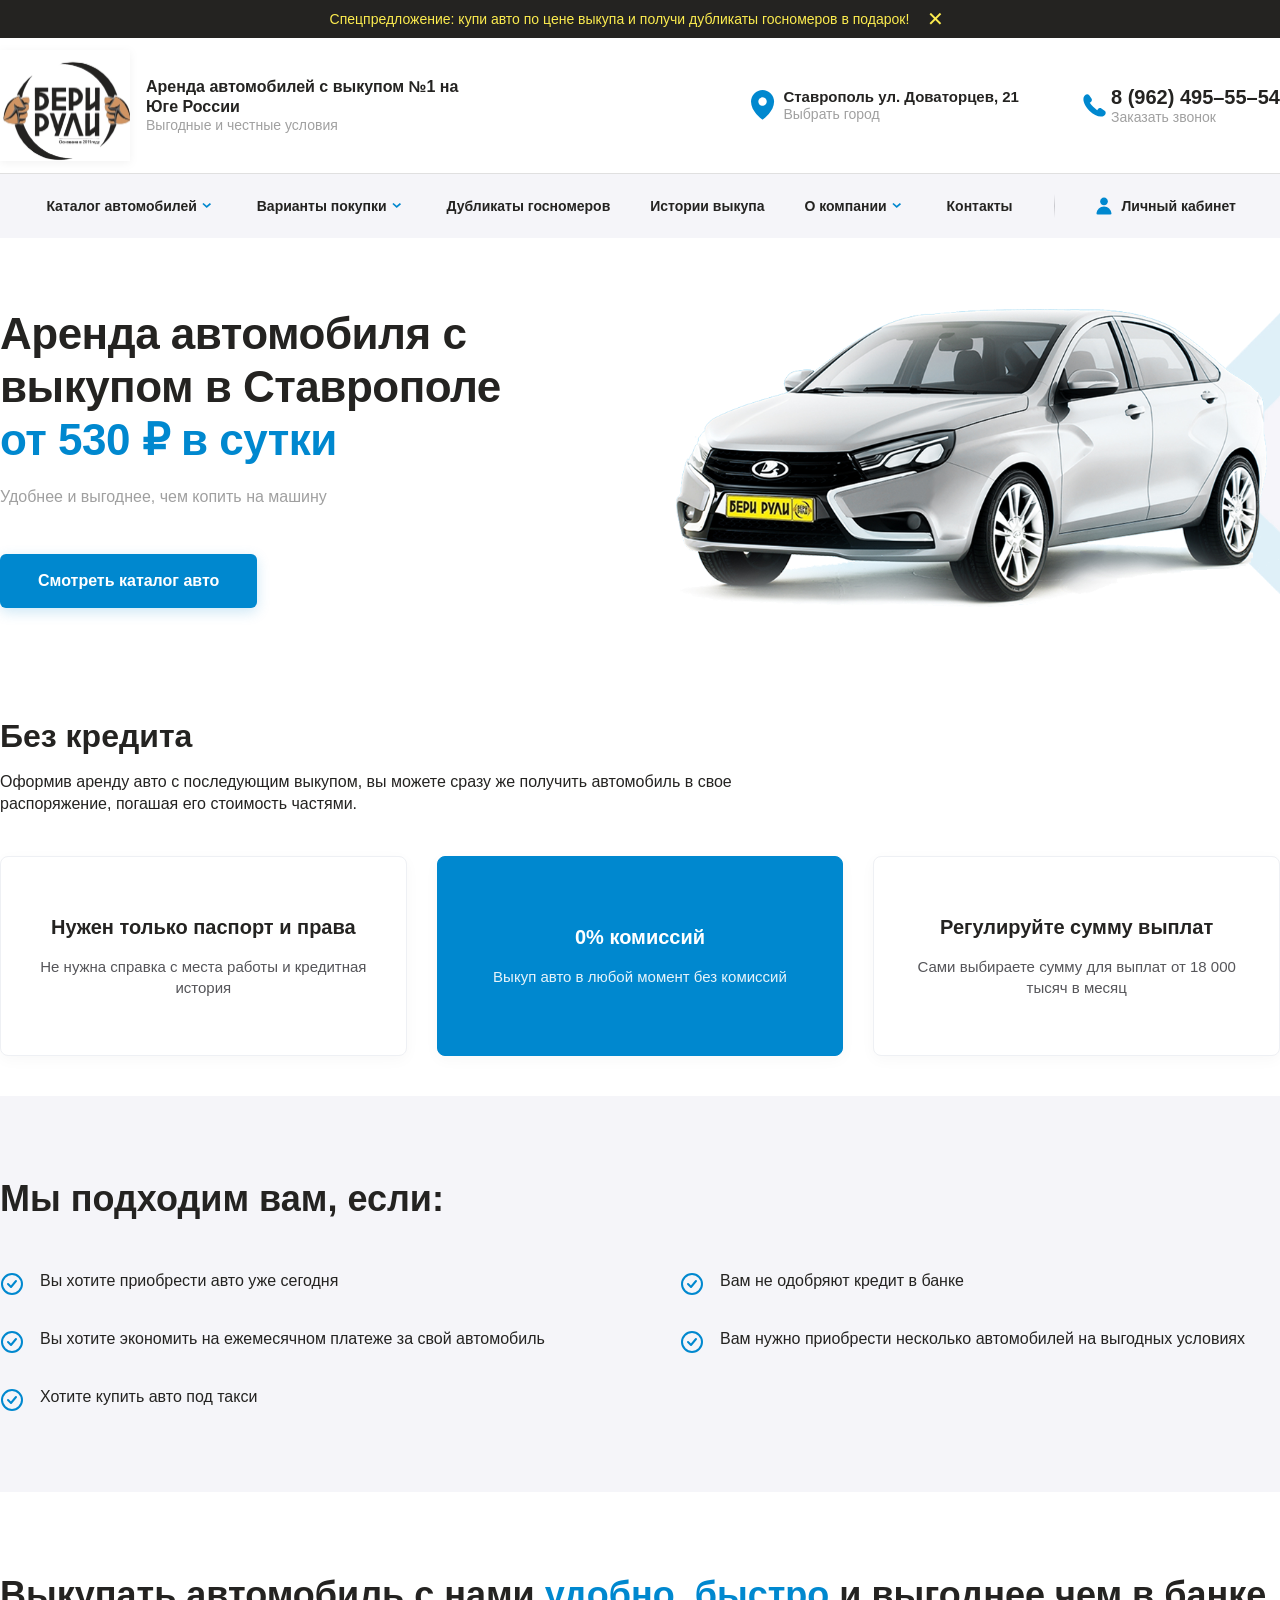
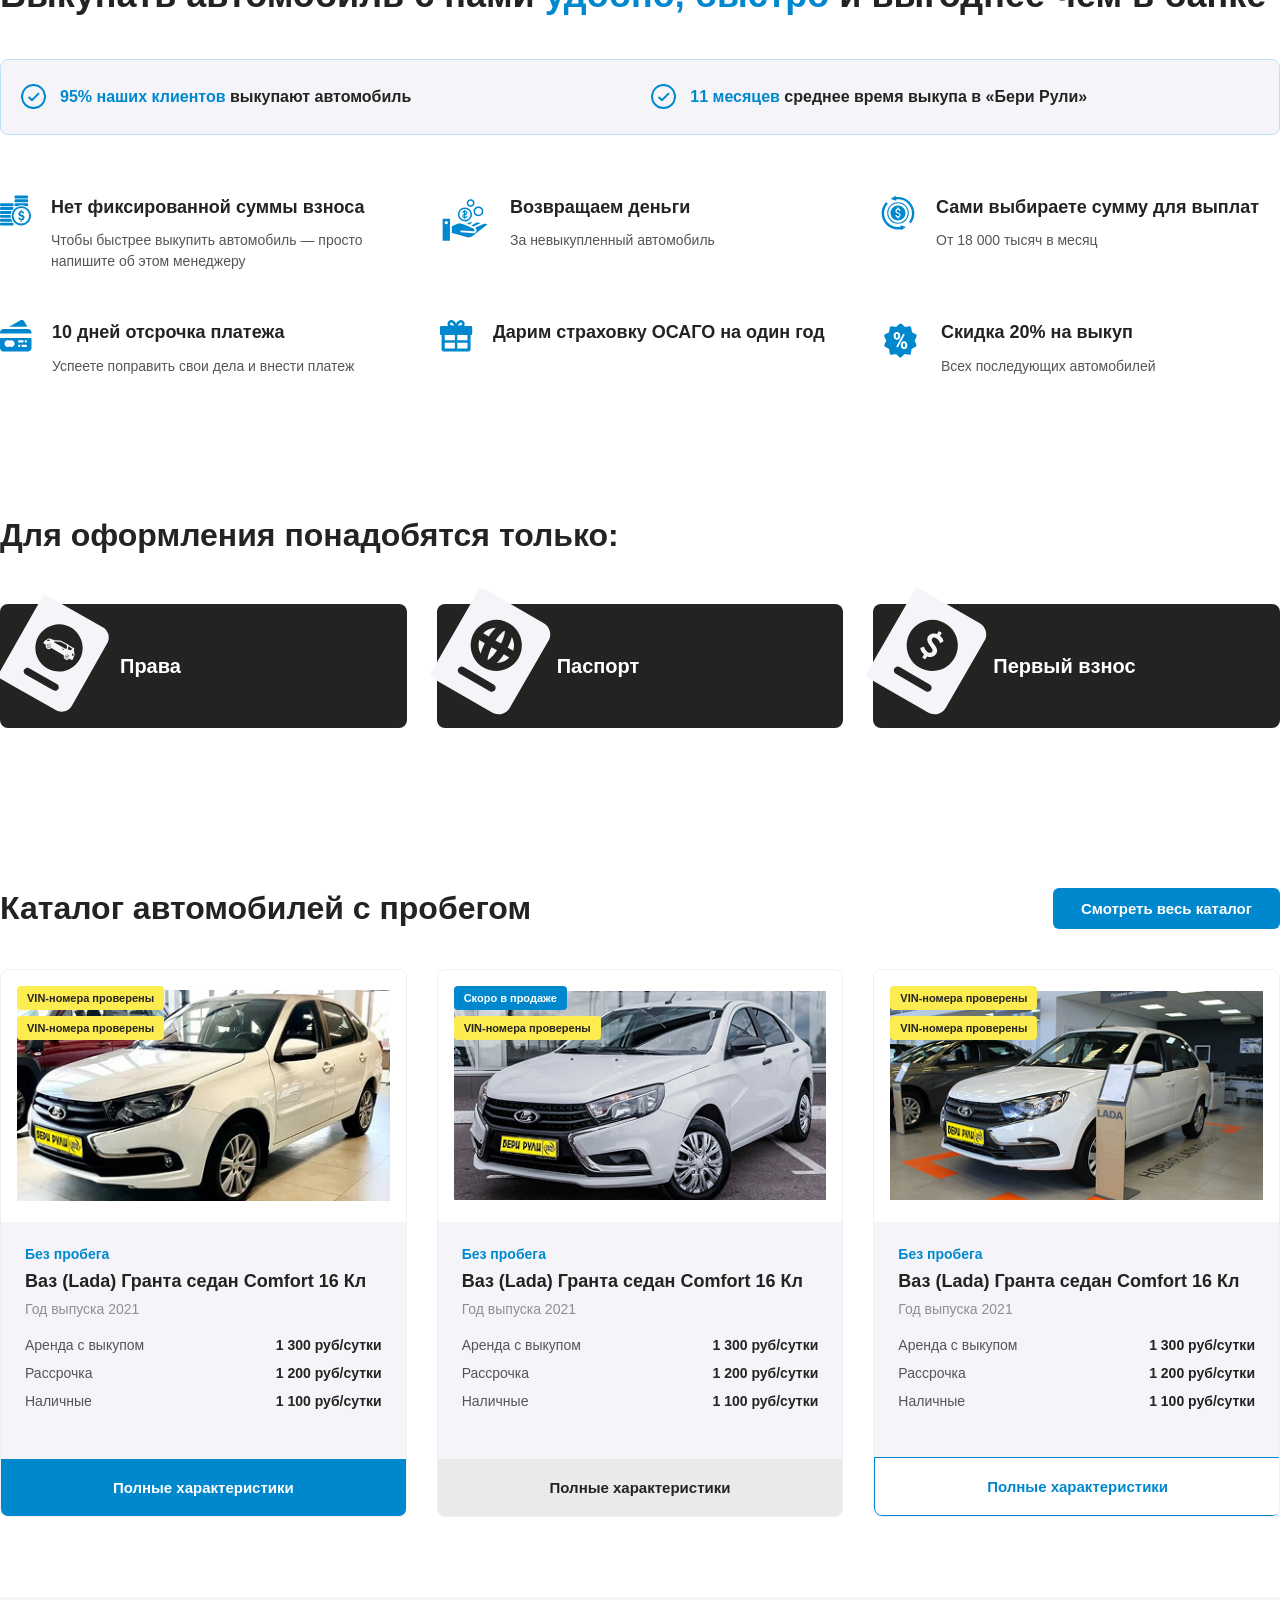
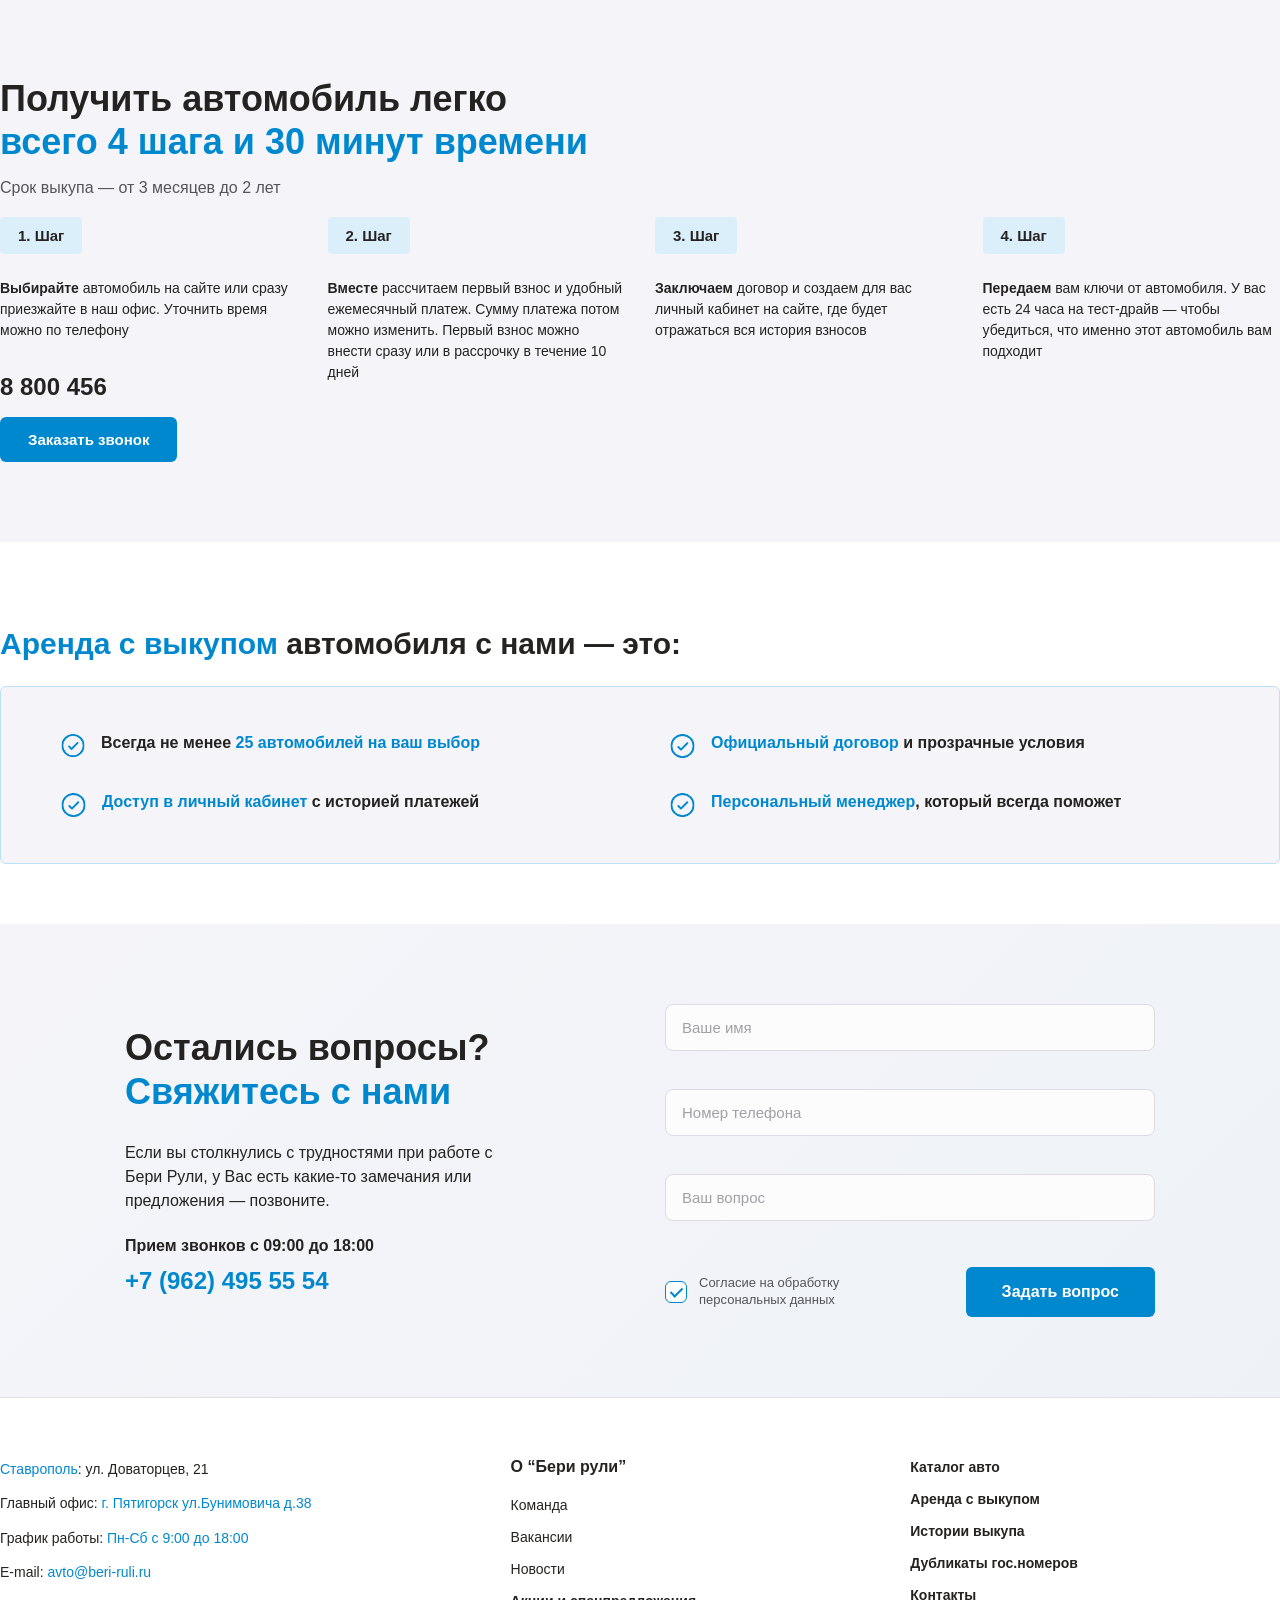
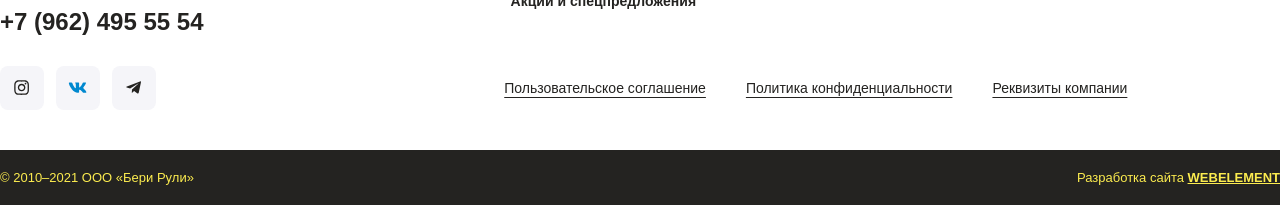
<file: wedsity/cars.html>
<!DOCTYPE html>
<html lang="ru">

<head>
    <meta charset="UTF-8">
    <meta name="viewport" content="width=device-width, initial-scale=1.0">
    <title>Бери Рули — аренда авто с выкупом</title>
    <link rel="stylesheet" href="css/style.css">
</head>

<body>
    <div class="site-header-wrapper">
        <div class="promo-banner">
            <p class="promo-text">
                Спецпредложение: купи авто по цене выкупа и получи дубликаты госномеров в подарок!
            </p>
            <button class="close-btn" aria-label="Закрыть">✕</button>
        </div>

        <header class="header-line">
            <div class="header-container">
                <div class="header-left">
                    <img src="icon/logo.svg" alt="Бери Рули" class="logo-img">
                    <div class="header-text-block">
                        <h1 class="header-desc-top">Аренда автомобилей с выкупом №1 на Юге России</h1>
                        <p class="header-desc-bottom">Выгодные и честные условия</p>
                    </div>
                </div>

                <div class="contact-block">
                    <img src="icon/icon0_1.svg" alt="Локация" class="contact-icon">
                    <div>
                        <p class="address-text">Ставрополь ул. Доваторцев, 21</p>
                        <a href="#" class="sub-link">Выбрать город</a>
                    </div>
                </div>

                <div class="header-right">
                    <a href="#" class="mobile-action-link phone-block">
                        <img src="icon/icon0_2.svg" alt="Телефон" class="contact-icon accent-icon-mobile">
                        <div class="phone-text">
                            <span class="phone-link">8 (962) 495–55–54</span>
                            <span class="sub-link">Заказать звонок</span>
                        </div>
                    </a>
                    <div class="adapt-menu">
                        <a href="#">
                            <img src="icon/icon0_2.svg" alt="-">
                        </a>
                        <a href="#">
                            <img src="icon/icon0_3.svg" alt="-">
                        </a>
                        <a href="#">
                            <img src="icon/burger.svg" alt="-">
                        </a>
                    </div>
                </div>
            </div>
        </header>

        <nav class="navigation-line" id="mainMenu">
            <div class="navigation-container">
                <ul class="menu-list">
                    <li class="has-dropdown">
                        <a href="#">
                            Каталог автомобилей
                            <span class="arrow-icon"></span>
                        </a>
                        <ul class="dropdown-menu">
                            <li><a href="#">Новые авто</a></li>
                            <li><a href="#">Авто с пробегом</a></li>
                        </ul>
                    </li>
                    <li class="has-dropdown">
                        <a href="#">
                            Варианты покупки
                            <span class="arrow-icon"></span>
                        </a>
                        <ul class="dropdown-menu">
                            <li><a href="#">Аренда с выкупом</a></li>
                            <li><a href="#">Рассрочка</a></li>
                            <li><a href="#">Наличные</a></li>
                            <li><a href="#">В кредит</a></li>
                        </ul>
                    </li>
                    <li>
                        <a href="#">Дубликаты госномеров</a>
                    </li>
                    <li>
                        <a href="#">Истории выкупа</a>
                    </li>
                    <li class="has-dropdown">
                        <a href="#">
                            О компании
                            <span class="arrow-icon"></span>
                        </a>
                        <ul class="dropdown-menu">
                            <li><a href="#">Вакансии</a></li>
                            <li><a href="#">Команда</a></li>
                            <li><a href="#">Новости</a></li>
                        </ul>
                    </li>
                    <li>
                        <a href="#">Контакты</a>
                    </li>
                
                    <li class="menu-divider-item"></li>
                    <li class="lk-menu-item">
                        <a href="#">
                            <img src="icon/icon0_3.svg" alt="" class="lk-icon">
                            <span>Личный кабинет</span>
                        </a>
                    </li>
                </ul>
            </div>
        </nav>
    </div>

    <section class="hero-section">
        <div class="hero-container">
            <div class="hero-content">
                <h2 class="hero-title">
                    Аренда автомобиля с выкупом в Ставрополе <span class="accent-blue">от 530 ₽ в сутки</span>
                </h2>
                <p class="hero-subtitle">Удобнее и выгоднее, чем копить на машину</p>
                <div class="hero-image-block hero-image-block-1">
                    <img src="image/car.png" alt="Аренда автомобиля с выкупом в Ставрополе" class="hero-img">
                    <img src="image/rombblue.png" alt="Аренда автомобиля с выкупом в Ставрополе" class="romblue">
                    <img src="image/rombwhite.png" alt="Аренда автомобиля с выкупом в Ставрополе" class="romwhite">
                </div>
                <a href="#" class="hero-btn">Смотреть каталог авто</a>
            </div>

            <div class="hero-image-block">
                <img src="image/car.png" alt="Аренда автомобиля с выкупом в Ставрополе" class="hero-img">
                <img src="image/rombblue.png" alt="Аренда автомобиля с выкупом в Ставрополе" class="romblue">
                <img src="image/rombwhite.png" alt="Аренда автомобиля с выкупом в Ставрополе" class="romwhite">
            </div>
        </div>
    </section>

    <section class="no-credit-section">
        <div class="no-credit-container">
            <h2 class="no-credit-title">Без кредита</h2>
            <p class="no-credit-desc">
                Оформив аренду авто с последующим выкупом, вы можете сразу же получить
                автомобиль в свое распоряжение, погашая его стоимость частями.
            </p>

            <div class="no-credit-grid">
                <div class="no-credit-card no-credit--card-full">
                    <h3 class="no-credit-card-title">Нужен только паспорт и права</h3>
                    <p class="no-credit-card-text">Не нужна справка с места работы и кредитная история</p>
                </div>

                <div class="no-credit-card no-credit-card--accent">
                    <h3 class="no-credit-card-title">0% комиссий</h3>
                    <p class="no-credit-card-text">Выкуп авто в любой момент без комиссий</p>
                </div>

                <div class="no-credit-card">
                    <h3 class="no-credit-card-title">Регулируйте сумму выплат</h3>
                    <p class="no-credit-card-text">Сами выбираете сумму для выплат от 18 000 тысяч в месяц</p>
                </div>
            </div>
        </div>
    </section>

    <section class="suitability-section">
        <div class="suitability-container">

            <h2 class="suitability-title">Мы подходим вам, если:</h2>

            <div class="suitability-grid">
                <div class="suitability-item">
                    <div class="suitability-icon">
                        <svg width="24" height="24" viewBox="0 0 24 24" fill="none" xmlns="http://www.w3.org/2000/svg">
                            <circle cx="12" cy="12" r="10" stroke="#0088cf" stroke-width="2" />
                            <path d="M8 12L11 15L16 9" stroke="#0088cf" stroke-width="2" stroke-linecap="round"
                                stroke-linejoin="round" />
                        </svg>
                    </div>
                    <p class="suitability-text">Вы хотите приобрести авто уже сегодня</p>
                </div>

                <div class="suitability-item">
                    <div class="suitability-icon">
                        <svg width="24" height="24" viewBox="0 0 24 24" fill="none" xmlns="http://www.w3.org/2000/svg">
                            <circle cx="12" cy="12" r="10" stroke="#0088cf" stroke-width="2" />
                            <path d="M8 12L11 15L16 9" stroke="#0088cf" stroke-width="2" stroke-linecap="round"
                                stroke-linejoin="round" />
                        </svg>
                    </div>
                    <p class="suitability-text">Вам не одобряют кредит в банке</p>
                </div>

                <div class="suitability-item">
                    <div class="suitability-icon">
                        <svg width="24" height="24" viewBox="0 0 24 24" fill="none" xmlns="http://www.w3.org/2000/svg">
                            <circle cx="12" cy="12" r="10" stroke="#0088cf" stroke-width="2" />
                            <path d="M8 12L11 15L16 9" stroke="#0088cf" stroke-width="2" stroke-linecap="round"
                                stroke-linejoin="round" />
                        </svg>
                    </div>
                    <p class="suitability-text">Вы хотите экономить на ежемесячном платеже за свой автомобиль</p>
                </div>

                <div class="suitability-item">
                    <div class="suitability-icon">
                        <svg width="24" height="24" viewBox="0 0 24 24" fill="none" xmlns="http://www.w3.org/2000/svg">
                            <circle cx="12" cy="12" r="10" stroke="#0088cf" stroke-width="2" />
                            <path d="M8 12L11 15L16 9" stroke="#0088cf" stroke-width="2" stroke-linecap="round"
                                stroke-linejoin="round" />
                        </svg>
                    </div>
                    <p class="suitability-text">Вам нужно приобрести несколько автомобилей на выгодных условиях</p>
                </div>

                <div class="suitability-item">
                    <div class="suitability-icon">
                        <svg width="24" height="24" viewBox="0 0 24 24" fill="none" xmlns="http://www.w3.org/2000/svg">
                            <circle cx="12" cy="12" r="10" stroke="#0088cf" stroke-width="2" />
                            <path d="M8 12L11 15L16 9" stroke="#0088cf" stroke-width="2" stroke-linecap="round"
                                stroke-linejoin="round" />
                        </svg>
                    </div>
                    <p class="suitability-text">Хотите купить авто под такси</p>
                </div>
            </div>

        </div>
    </section>

    <section class="advantages-section">
        <div class="advantages-container">

            <h2 class="advantages-title">
                Выкупать автомобиль с нами <span class="accent-blue">удобно, быстро</span> и выгоднее чем в банке
            </h2>

            <div class="advantages-notice-box">
                <div class="notice-item">
                    <img src="icon/icon_list.svg" alt="-">
                    <p class="notice-text"><span class="accent-blue-text">95% наших клиентов</span> выкупают автомобиль
                    </p>
                </div>

                <div class="notice-item">
                    <img src="icon/icon_list.svg" alt="-">
                    <p class="notice-text"><span class="accent-blue-text">11 месяцев</span> среднее время выкупа в «Бери
                        Рули»</p>
                </div>
            </div>

            <div class="advantages-grid">

                <div class="advantage-card">
                    <img src="icon/icon4_2_1.svg" alt="-">
                    <div class="advantage-content">
                        <h3 class="advantage-card-title">Нет фиксированной суммы взноса</h3>
                        <p class="advantage-card-text">Чтобы быстрее выкупить автомобиль — просто напишите об этом
                            менеджеру</p>
                    </div>
                </div>
                <div class="advantage-card">
                    <img src="icon/icon4_2_2.svg" alt="-">
                    <div class="advantage-content">
                        <h3 class="advantage-card-title">Возвращаем деньги</h3>
                        <p class="advantage-card-text">За невыкупленный автомобиль</p>
                    </div>
                </div>

                <div class="advantage-card">
                    <img src="icon/icon4_2_3.svg" alt="-">
                    <div class="advantage-content">
                        <h3 class="advantage-card-title">Сами выбираете сумму для выплат</h3>
                        <p class="advantage-card-text">От 18 000 тысяч в месяц</p>
                    </div>
                </div>

                <div class="advantage-card">
                    <img src="icon/icon4_2_4.svg" alt="-">
                    <div class="advantage-content">
                        <h3 class="advantage-card-title">10 дней отсрочка платежа</h3>
                        <p class="advantage-card-text">Успеете поправить свои дела и внести платеж</p>
                    </div>
                </div>

                <div class="advantage-card">
                    <img src="icon/icon4_2_5.svg" alt="-">
                    <div class="advantage-content">
                        <h3 class="advantage-card-title">Дарим страховку ОСАГО на один год</h3>
                    </div>
                </div>

                <div class="advantage-card">
                    <img src="icon/icon4_2_6.svg" alt="-">
                    <div class="advantage-content">
                        <h3 class="advantage-card-title">Скидка 20% на выкуп</h3>
                        <p class="advantage-card-text">Всех последующих автомобилей</p>
                    </div>
                </div>

            </div>
        </div>
    </section>

    <section class="requirements-section">
        <div class="requirements-container">
            <h2 class="requirements-title">Для оформления понадобятся только:</h2>

            <div class="requirements-grid">
                <!-- Карточка 1: Права -->
                <div class="requirement-card">
                    <div class="requirement-doc">
                        <img src="icon/icon5_1.svg" alt="-">
                    </div>
                    <span class="requirement-text">Права</span>
                </div>

                <!-- Карточка 2: Паспорт -->
                <div class="requirement-card">
                    <div class="requirement-doc">
                        <img src="icon/icon5_2.svg" alt="-">
                    </div>
                    <span class="requirement-text">Паспорт</span>
                </div>

                <!-- Карточка 3: Первый взнос -->
                <div class="requirement-card">
                    <div class="requirement-doc">
                        <img src="icon/icon5_3.svg" alt="-">
                    </div>
                    <span class="requirement-text">Первый взнос</span>
                </div>
            </div>
        </div>
    </section>

    <section class="used-catalog-section">
        <div class="used-catalog-container">
            <div class="used-catalog-header">
                <h2 class="used-catalog-title">Каталог автомобилей с пробегом</h2>
                <a href="#" class="view-all-link">Смотреть весь каталог</a>
            </div>

            <div class="used-cars-grid">
                <div class="used-car-card">
                    <div class="used-car-image-wrapper">
                        <img src="image/car6_1.jpg" alt="Ваз (Lada) Гранта седан" class="used-car-img">
                        <div class="card-tags-container">
                            <span class="card-tag tag-yellow">VIN-номера проверены</span>
                            <span class="card-tag tag-yellow">VIN-номера проверены</span>
                        </div>
                    </div>
                    <div class="used-car-info">
                        <span class="used-car-status">Без пробега</span>
                        <h3 class="used-car-name">Ваз (Lada) Гранта седан Comfort 16 Кл</h3>
                        <p class="used-car-year">Год выпуска 2021</p>

                        <div class="used-price-list">
                            <div class="used-price-item">
                                <span class="used-price-label">Аренда с выкупом</span>
                                <span class="used-price-value">1 300 руб/сутки</span>
                            </div>
                            <div class="used-price-item">
                                <span class="used-price-label">Рассрочка</span>
                                <span class="used-price-value">1 200 руб/сутки</span>
                            </div>
                            <div class="used-price-item">
                                <span class="used-price-label">Наличные</span>
                                <span class="used-price-value">1 100 руб/сутки</span>
                            </div>
                        </div>
                    </div>
                    <a class="used-car-btn used-car-btn--filled">Полные характеристики</a>
                </div>

                <div class="used-car-card">
                    <div class="used-car-image-wrapper">
                        <img src="image/car6_2.jpg" alt="Ваз (Lada) Гранта седан" class="used-car-img">
                        <div class="card-tags-container">
                            <span class="card-tag tag-blue">Скоро в продаже</span>
                            <span class="card-tag tag-yellow">VIN-номера проверены</span>
                        </div>
                    </div>
                    <div class="used-car-info">
                        <span class="used-car-status">Без пробега</span>
                        <h3 class="used-car-name">Ваз (Lada) Гранта седан Comfort 16 Кл</h3>
                        <p class="used-car-year">Год выпуска 2021</p>

                        <div class="used-price-list">
                            <div class="used-price-item">
                                <span class="used-price-label">Аренда с выкупом</span>
                                <span class="used-price-value">1 300 руб/сутки</span>
                            </div>
                            <div class="used-price-item">
                                <span class="used-price-label">Рассрочка</span>
                                <span class="used-price-value">1 200 руб/сутки</span>
                            </div>
                            <div class="used-price-item">
                                <span class="used-price-label">Наличные</span>
                                <span class="used-price-value">1 100 руб/сутки</span>
                            </div>
                        </div>
                    </div>
                    <a class="used-car-btn used-car-btn--muted">Полные характеристики</a>
                </div>

                <div class="used-car-card">
                    <div class="used-car-image-wrapper">
                        <img src="image/car6_3.jpg" alt="Ваз (Lada) Гранта седан" class="used-car-img">
                        <div class="card-tags-container">
                            <span class="card-tag tag-yellow">VIN-номера проверены</span>
                            <span class="card-tag tag-yellow">VIN-номера проверены</span>
                        </div>
                    </div>
                    <div class="used-car-info">
                        <span class="used-car-status">Без пробега</span>
                        <h3 class="used-car-name">Ваз (Lada) Гранта седан Comfort 16 Кл</h3>
                        <p class="used-car-year">Год выпуска 2021</p>

                        <div class="used-price-list">
                            <div class="used-price-item">
                                <span class="used-price-label">Аренда с выкупом</span>
                                <span class="used-price-value">1 300 руб/сутки</span>
                            </div>
                            <div class="used-price-item">
                                <span class="used-price-label">Рассрочка</span>
                                <span class="used-price-value">1 200 руб/сутки</span>
                            </div>
                            <div class="used-price-item">
                                <span class="used-price-label">Наличные</span>
                                <span class="used-price-value">1 100 руб/сутки</span>
                            </div>
                        </div>
                    </div>
                    <a class="used-car-btn used-car-btn--outlined">Полные характеристики</a>
                </div>
            </div>
        </div>
    </section>

    <section class="steps-section">
        <div class="steps-container">
            <h2 class="steps-title">Получить автомобиль легко <br><span class="accent-blue">всего 4 шага и 30 минут
                    времени</span></h2>
            <p class="steps-subtitle">Срок выкупа — от 3 месяцев до 2 лет</p>

            <div class="steps-grid">
                <div class="step-card">
                    <div class="step-badge-line">
                        <span class="step-badge">1. Шаг</span>
                    </div>
                    <p class="step-text"><strong>Выбирайте</strong> автомобиль на сайте или сразу приезжайте в наш офис.
                        Уточнить время можно по телефону</p>
                    <div class="step-phone">8 800 456</div>
                    <button class="step-btn">Заказать звонок</button>
                </div>

                <div class="step-card">
                    <div class="step-badge-line">
                        <span class="step-badge">2. Шаг</span>
                    </div>
                    <p class="step-text"><strong>Вместе</strong> рассчитаем первый взнос и удобный ежемесячный платеж.
                        Сумму платежа потом можно изменить. Первый взнос можно внести сразу или в рассрочку в течение 10
                        дней</p>
                </div>

                <div class="step-card">
                    <div class="step-badge-line">
                        <span class="step-badge">3. Шаг</span>
                    </div>
                    <p class="step-text"><strong>Заключаем</strong> договор и создаем для вас личный кабинет на сайте,
                        где будет отражаться вся история взносов</p>
                </div>

                <div class="step-card">
                    <div class="step-badge-line">
                        <span class="step-badge">4. Шаг</span>
                    </div>
                    <p class="step-text"><strong>Передаем</strong> вам ключи от автомобиля. У вас есть 24 часа на
                        тест-драйв — чтобы убедиться, что именно этот автомобиль вам подходит</p>
                </div>
            </div>
        </div>
    </section>

    <section class="benefits-section">
    <div class="benefits-container">
        <h2 class="benefits-title">
            <span class="accent-blue">Аренда с выкупом</span> автомобиля с нами — это:
        </h2>

        <div class="benefits-box">
            <div class="benefits-grid">

                <div class="benefit-item">
                    <div class="benefit-icon">
                        <img src="icon/icon_list.svg" alt="Выбор авто" width="24" height="24">
                    </div>
                    <p class="benefit-text">Всегда не менее <span class="accent-blue-text">25 автомобилей на ваш выбор</span></p>
                </div>

                <div class="benefit-item">
                    <div class="benefit-icon">
                        <img src="icon/icon_list.svg" alt="Договор" width="25" height="25">
                    </div>
                    <p class="benefit-text"><span class="accent-blue-text">Официальный договор</span> и прозрачные условия</p>
                </div>

                <div class="benefit-item">
                    <div class="benefit-icon">
                        <img src="icon/icon_list.svg" alt="Личный кабинет" width="25" height="25">
                    </div>
                    <p class="benefit-text"><span class="accent-blue-text">Доступ в личный кабинет</span> с историей платежей</p>
                </div>

                <div class="benefit-item">
                    <div class="benefit-icon">
                        <img src="icon/icon_list.svg" alt="Персональный менеджер" width="25" height="25">
                    </div>
                    <p class="benefit-text"><span class="accent-blue-text">Персональный менеджер</span>, который всегда поможет</p>
                </div>

            </div>
        </div>
    </div>
</section>

    <section class="feedback-section">
        <div class="feedback-container">
            <div class="feedback-info">
                <h2>Остались вопросы?<span class="accent-blue"> Свяжитесь с нами</span></h2>
                <p class="feedback-desc">
                    Если вы столкнулись с трудностями при работе с Бери Рули, у Вас есть какие-то замечания или
                    предложения — позвоните.
                </p>
                <p class="feedback-hours">Прием звонков с 09:00 до 18:00</p>
                <a href="#" class="feedback-phone">+7 (962) 495 55 54</a>
            </div>

            <div class="feedback-form-container">
                <form action="#" class="feedback-form">
                    <div class="form-group">
                        <input type="text" placeholder="Ваше имя" required class="form-input">
                    </div>
                    <div class="form-group">
                        <input type="tel" placeholder="Номер телефона" required class="form-input">
                    </div>
                    <div class="form-group">
                        <input type="text" placeholder="Ваш вопрос" required class="form-input">
                    </div>

                    <div class="form-bottom">
                        <label class="checkbox-label">
                            <input type="checkbox" checked required>
                            <span class="custom-checkbox"></span>
                            <span class="checkbox-text">Согласие на обработку персональных данных</span>
                        </label>
                        <button type="submit" class="submit-btn">Задать вопрос</button>
                    </div>
                </form>
            </div>
        </div>
    </section>

    <footer class="site-footer">
        <div class="footer-container">
            <div class="footer-main">
                <div class="footer-col footer-contacts">
                    <p><a href="#" class="footer-email">Ставрополь</a>: ул. Доваторцев, 21</p>
                    <p>Главный офис: <a href="#" class="footer-email">г. Пятигорск ул.Бунимовича д.38</a></p>
                    <p>График работы: <span class="footer-email">Пн-Сб с 9:00 до 18:00</span></p>
                    <p>E-mail: <a href="mailto:avto@beri-ruli.ru" class="footer-email">avto@beri-ruli.ru</a></p>
                    <div class="footer-phone">+7 (962) 495 55 54</div>
                </div>

                <div class="footer-col footer-menu">
                    <h3>О “Бери рули”</h3>
                    <ul>
                        <li><a href="#">Команда</a></li>
                        <li><a href="#">Вакансии</a></li>
                        <li><a href="#">Новости</a></li>
                        <li class="bold-item"><a href="#">Акции и спецпредложения</a></li>
                    </ul>
                </div>

                <div class="footer-col footer-menu main-links">
                    <ul>
                        <li><a href="#">Каталог авто</a></li>
                        <li><a href="#">Аренда с выкупом</a></li>
                        <li><a href="#">Истории выкупа</a></li>
                        <li><a href="#">Дубликаты гос.номеров</a></li>
                        <li><a href="#">Контакты</a></li>
                    </ul>
                </div>
            </div>

            <div class="footer-extra">
                <div class="footer-socials">
                    <a href="#" class="social-link" aria-label="Instagram">
                        <img src="icon/insta.svg" alt="">
                    </a>
                    <a href="#" class="social-link" aria-label="ВКонтакте">
                        <img src="icon/vk.svg" alt="">
                    </a>
                    <a href="#" class="social-link" aria-label="Telegram">
                        <img src="icon/telegram.svg" alt="">
                    </a>
                </div>
                <div class="footer-menu-cols">
                    <div class="footer-col footer-menu footer-menu-1">
                        <h3>О “Бери рули”</h3>
                        <ul>
                            <li><a href="#">Команда</a></li>
                            <li><a href="#">Вакансии</a></li>
                            <li><a href="#">Новости</a></li>
                            <li class="bold-item"><a href="#">Акции и спецпредложения</a></li>
                        </ul>
                    </div>

                    <div class="footer-col footer-menu main-links footer-menu-1">
                        <ul>
                            <li><a href="#">Каталог авто</a></li>
                            <li><a href="#">Аренда с выкупом</a></li>
                            <li><a href="#">Истории выкупа</a></li>
                            <li><a href="#">Дубликаты гос.номеров</a></li>
                            <li><a href="#">Контакты</a></li>
                        </ul>
                    </div>
                </div>
                <div class="footer-legal">
                    <a href="#">Пользовательское соглашение</a>
                    <a href="#">Политика конфиденциальности</a>
                    <a href="#">Реквизиты компании</a>
                </div>
            </div>
        </div>

        <div class="footer-bottom">
            <div class="footer-container footer-bottom-container">
                <span class="copyright">© 2010–2021 ООО «Бери Рули»</span>
                <span class="developer">Разработка сайта <a href="https://webelement.ru" target="_blank"
                        rel="noopener noreferrer">WEBELEMENT</a></span>
            </div>
        </div>
    </footer>

    <script>
        // Закрытие баннера
        document.querySelector('.close-btn').addEventListener('click', () => {
            document.querySelector('.promo-banner').style.display = 'none';
        });

        // Открытие меню по бургеру
        const burger = document.getElementById('burgerBtn');
        const menu = document.getElementById('mainMenu');
        burger.addEventListener('click', () => {
            burger.classList.toggle('active');
            menu.classList.toggle('open');
        });
    </script>
</body>

</html>
</file>
<file: bootstrap/css/bootstyle.css>
/*шрифты и переменные*/
@font-face { font-family: "Gilroy"; src: url("../font/Gilroy-Regular_0.ttf"); font-weight: 400; }
@font-face { font-family: "Gilroy"; src: url("../font/Gilroy-Medium_0.ttf"); font-weight: 500; }
@font-face { font-family: "Gilroy"; src: url("../font/Gilroy-Semibold_0.ttf"); font-weight: 600; }
@font-face { font-family: "Gilroy"; src: url("../font/Gilroy-Bold_0.ttf"); font-weight: 700; }
@font-face { font-family: "Gilroy"; src: url("../font/Gilroy-Black_0.ttf"); font-weight: 900; }

:root {
  --color-bg: #ffffff;
  --color-block-bg: #f5f5f9;
  --color-line: #242321;
  --color-accent: #0088cf;
  --bs-primary: #0088cf;
  --color-accent-light: rgba(0, 136, 207, 0.15);
  --color-text: #242321;
  --color-notice: #fcec4f;
  --color-link: #989898;
  --font-main: "Gilroy", sans-serif;
}
body {
  font-family: var(--font-main);
  color: var(--color-text);
  background-color: var(--color-bg);
  margin: 0;
  padding: 0;
}

.sticky-top-wrapper {
  position: sticky;
  top: 0;
  z-index: 1060;
  background-color: #ffffff; 
}

/* Убираем старые fixed стили */
header, 
.alert {
  position: static !important;
}

/*уведомление*/
.text-notice-custom {
  color: var(--color-notice);
}

/*шапка, навигация*/
header {
  background-color: var(--color-bg);
}

.icon {
  width: 28px;
  height: 28px;
}

.link-accent-gray {
  color: var(--color-link);
  text-decoration: none;
}

.phone {
  color: var(--color-line);
  font-size: 1rem;
}

.custom-navbar {
  background-color:var(--color-block-bg);
  font-family: var(--font-main);
  padding: 0; 
}

.navbar-container {
  width: 100%;
  max-width: 1300px;
  margin: 0 auto;
  padding: 0.5rem 1rem; 
  display: flex;
  align-items: center;
}

.custom-navbar .navbar-collapse {
  justify-content: center;
}

.custom-navbar .nav-link {
  color: var(--color-text) !important;
  font-weight: 600;
  font-size: 14px;
  padding: 0.75rem 0.9rem !important; 
  display: flex;
  align-items: center;
  gap: 6px;
  transition: color 0.2s ease-in-out;
  white-space: nowrap; 
}

.custom-navbar .nav-item:first-child .nav-link {
  color: var(--color-accent) !important;
}

.custom-navbar .nav-link:hover {
  color:var(--color-accent) !important;
}

.custom-navbar .dropdown-toggle::after {
  display: inline-block;
  content: "";
  border: solid currentColor;
  border-width: 0 2px 2px 0;
  padding: 3px;
  transform: rotate(45deg);
  margin-left: 6px;
  margin-top: -4px;
  transition: transform 0.2s;
}

.custom-navbar .dropdown-menu {
  border: none;
  border-radius: 0 0 4px 4px;
  box-shadow: 0 10px 25px rgba(0, 0, 0, 0.05);
  padding: 0.5rem 0;
  min-width: 180px;
  margin-top: 0px !important;
  transition: opacity 0.15s ease-in-out, transform 0.15s ease-in-out; 
}

.custom-navbar .dropdown-item {
  color:var(--color-link);
  font-size: 14px;
  padding: 0.7rem 1rem;
  font-weight: 400;
  background: transparent;
  transition: all 0.15s ease-in-out;
}

.custom-navbar .dropdown-item.fw-bold {
  color:var(--color-text);
  font-weight: 600 !important;
}

.navbar-divider {
  width: 1px;
  background-color: var(--color-line);
  height: 24px;
  margin: 0 0.5rem; 
}


/* Личный кабинет */
.custom-navbar .lk-link .lk-icon {
  width: 24px; 
  height: 24px;
  object-fit: contain;
  display: inline-block;
}

.logo-group {
  display: flex;
  align-items: center;
  min-width: 0;
  flex-grow: 1;
}

.header-text {
  min-width: 0;
  padding-right: 10px;
}

.header-text h1 {
  font-size: 16px !important;
  line-height: 1.3;
}

.header-container {
  max-width: 1300px;
  width: 100%;
}

/* Мобильное управление в шапке */
.mobile-controls {
  display: flex;
  align-items: center;
  flex-shrink: 0;
  gap: 15px;
}

.mobile-icon, .mobile-menu-btn {
  background: none;
  border: none;
  padding: 0;
  display: flex;
  align-items: center;
  justify-content: center;
  cursor: pointer;
}

.mobile-icon img, .mobile-menu-btn img {
  width: 24px;
  height: 24px;
}

/* мобильное меню*/
.offcanvas {
  background-color: var(--color-bg) !important;
  color: var(--color-text) !important;
  transition: transform 0.3s ease-in-out;
}

.menu-item-collapse [aria-expanded="true"] .arrow-icon {
  transform: rotate(180deg);
  transition: transform 0.2s ease;
}

.menu-item-collapse .arrow-icon {
  transition: transform 0.2s ease;
}

.submenu-custom {
  list-style: none !important;
  padding-left: 15px !important;
  border-left: 2px solid var(--color-block-bg);
}

@media (max-width: 767.98px) {
  .offcanvas-body {
    padding: 20px 16px !important;
  }
}

@media (min-width: 768px) and (max-width: 1199.98px) {
  .offcanvas {
    max-width: 400px;
    border-right: 1px solid var(--color-block-bg);
  }
}

@media (min-width: 992px) {
  .custom-navbar .nav-item.dropdown:hover > .dropdown-menu {
    display: block !important;
    opacity: 1 !important;
    visibility: visible !important;
    animation: navFadeIn 0.15s ease-in-out;
  }
  .custom-navbar .nav-item.dropdown:hover > .dropdown-toggle::after {
    transform: rotate(-135deg) !important;
    margin-top: 2px !important;
  }
  .custom-navbar .nav-item.dropdown:hover .dropdown-toggle {
    pointer-events: none;
  }
}

@media (max-width: 991px) {
  .header-text h1 {
    font-size: 11px !important;
    line-height: 1.2;
    white-space: normal; 
    word-wrap: break-word;
  }
  .header-text .small {
    font-size: 9px !important;
    white-space: nowrap;
    overflow: hidden;
    text-overflow: ellipsis;
  }
  .header-inner-row {
    padding-top: 10px;
    padding-bottom: 10px;
  }
  .mobile-controls, .mobile-menu-btn {
    pointer-events: auto !important;
  }
}

@media (max-width: 375px) {
  .header-text h1 {
    font-size: 9px !important;
    max-width: 170px;
  }
  .header-text .small {
    display: none; 
  }
  .mobile-controls {
    gap: 10px;
  }
}

/*промо*/
.promo-banner-section {
  background-color: var(--color-bg);
  font-family: var(--font-main);
  padding-top: 6rem !important;
  padding-bottom: 6rem !important;
  position: relative;
  overflow: hidden;
}

.promo-text-column {
  z-index: 10 !important;
  display: flex;
  flex-direction: column;
  justify-content: flex-start;
  height: 100%;
}

.promo-main-title { 
  font-size: 42px; 
  font-weight: 900; 
  color: var(--color-text); 
  line-height: 1.25; 
}

.promo-main-title .text-accent-blue {
  color: var(--color-accent); 
  white-space: nowrap; 
}

.promo-subtitle { 
  font-size: 18px; 
  font-weight: 400; 
  color: var(--color-link);
}

.btn-promo-action { 
  margin-top: auto;
  border-radius: 6px; 
  box-shadow: 0 4px 14px rgba(0, 136, 207, 0.25); 
}

.promo-car-wrapper {
  position: relative;
  z-index: 4 !important;
  width: 100%;
}

.promo-car-img {
  width: 120%;
  max-width: none;
  height: auto;
  filter: drop-shadow(0 12px 24px rgba(0,0,0,0.06));
}

.promo-bg-diamond-back {
  z-index: 2 !important;
  width: 110%;
  top: 50%;
  left: 60%;
  transform: translate(-50%, -50%);
  opacity: 0.85;
  pointer-events: none;
}

.promo-bg-diamond-front {
  z-index: 3 !important;
  width: 95%;
  top: 50%;
  left: 65%;
  transform: translate(-50%, -50%);
  pointer-events: none;
}

@media (min-width: 992px) {
  .promo-text-column {
    display: block !important;
  }
  .btn-promo-action {
    margin-top: 0 !important;
  }
}


/* Адаптив для промо-секции */
@media (max-width: 991.98px) {
  .promo-text-column {
    display: flex;
    flex-direction: column;
  }
  .btn-promo-action {
    margin-top: auto;
  }
  .promo-banner-section {
    padding-top: 4rem !important;
    padding-bottom: 4rem !important;
  }
  .promo-main-title {
    font-size: 28px !important;
    line-height: 1.3;
  }
  .promo-subtitle {
    font-size: 15px !important;
    margin-bottom: 2rem !important;
  }
  .promo-car-img {
    width: 115%; 
  }
  .promo-bg-diamond-back {
    width: 115% !important;
    left: 55% !important;
  }
  .promo-bg-diamond-front {
    width: 95% !important;
    left: 60% !important;
  }
}

@media (max-width: 575.98px) {
  .promo-banner-section {
    padding-top: 2.5rem !important;
    padding-bottom: 2.5rem !important;
  }
  .promo-main-title {
    font-size: 20px !important;
    line-height: 1.35;
  }
  .promo-subtitle {
    font-size: 13px !important;
    margin-bottom: 1.5rem !important;
  }
  .btn-promo-action {
    font-size: 15px !important;
    padding: 10px 24px !important;
  }
  .promo-car-img {
    width: 130%;
  }
  .promo-bg-diamond-back {
    width: 130% !important;
    left: 65% !important;
    top: 45% !important;
  }
  .promo-bg-diamond-front {
    width: 105% !important;
    left: 70% !important;
    top: 45% !important;
  }
}
.btn-primary {
  background-color: var(--bs-primary) !important;
  border-color: var(--bs-primary) !important;
}

.btn-primary:hover {
  background-color: #006faa !important;
  border-color: #006faa !important;
}
.text-accent-blue {
  color: #0088cf !important;
}

/*без кредита*/
.no-credit-section {
  z-index: 0;
  background: none;
  font-family: var(--font-main);
  padding-top: 5rem !important;
  padding-bottom: 5rem !important;
}

.decor-top-right {
  width: 300px;
  height: 300px;
  background: radial-gradient(circle, rgba(0,136,207,0.1) 0%, rgba(255,255,255,0) 70%);
  pointer-events: none;
}

.credit-main-title {
  font-size: 30px;
  font-weight: 900;
  color: var(--color-text);
  line-height: 1.2;
}

.credit-subtitle {
  font-size: 18px;
  font-weight: 500;
  line-height: 1.5;
}

.credit-card {
background-color: var(--color-bg);
  border: 1px solid var(--color-block-bg);
  border-radius: 6px;
  min-height: 180px;
  transition: transform 0.2s ease, box-shadow 0.2s ease;
}

.credit-card:hover {
  transform: translateY(-3px);
  box-shadow: 0 10px 25px rgba(0, 0, 0, 0.05);
}

.credit-card-title {
  font-size: 20px;
  color: var(--color-text);
  line-height: 1.3;
}

.credit-card-text {
  font-size: 18px;
  font-weight: 400;
  line-height: 1.4;
}

.credit-card.card-accent-blue {
  background-color: var(--color-accent);
  border: none;
}

.opacity-85 {
  opacity: 0.85;
}

@media (max-width: 768px) {
  .credit-main-title {
    font-size: 24px;
  }
  .credit-card {
    min-height: auto;
  }
}

/*мы подходим вам*/
.suit-section {
  background-color: var(--color-block-bg);
  font-family: var(--font-main);
  padding-top: 5rem !important;
  padding-bottom: 5rem !important;
}

.suit-main-title {
  font-size: 30px;
  font-weight: 900;
  color: var(--color-text);
  line-height: 1.2;
}

.suit-icon {
  width: 25px;
  height: 25px;
  margin-top: 2px;
}

.suit-text {
  font-size: 18px;
  color: var(--color-text);
  line-height: 1.4;
}

/*выкупать автомобиль*/
.advantages-buy-section {
  background-color: var(--color-bg);
  font-family: var(--font-main);
}

.text-accent-blue {
  color: var(--color-accent);
}

.info-stats-box {
background-color: var(--color-block-bg);
  border: 1px solid var(--color-accent);
  border-radius: 5px;
}

.stat-icon {
  width: 23px;
  height: 23px;
}

.stat-text {
  font-size: 18px;
  font-weight: 700;
  color: var(--color-text);
}

.benefit-icon {
  width: 31px;
  height: 31px;
  margin-top: 2px;
}

.benefit-title {
  font-size: 20px;
  font-weight: 700;
  color: var(--color-text);
  line-height: 1.3;
}

.benefit-desc {
  font-size: 18px;
  line-height: 1.4;
}

/*каталог*/
.catalog-section { 
  background: #fff; 
}

/* Кнопка "Смотреть весь каталог" */
.btn-catalog-all {
  background-color: var(--color-accent);
  color: var(--color-bg);
  border: none;
  border-radius: 6px;
  font-size: 15px;
  font-weight: 600;
  padding: 10px 24px;
  white-space: nowrap;
  text-decoration: none;
  transition: background-color 0.2s ease;
}
.btn-catalog-all:hover { 
  background-color: var(--color-accent); 
  color: var(--color-bg); 
}

/*Карточка автомобиля*/
.car-card {
  border: 1px solid var(--color-block-bg);
  border-radius: 10px;
  overflow: hidden;
  background: var(--color-bg);
  transition: box-shadow 0.2s ease;
  height: 100%;
  display: flex;
  flex-direction: column;
}
.car-card:hover { 
  box-shadow: 0 6px 24px rgba(0,0,0,.09); 
}

/* Обертка изображения */
.car-card__img-wrap {
  position: relative;
  overflow: hidden;
  height: 200px;
  background: var(--color-block-bg);
  flex-shrink: 0;
}
.car-card__img-wrap img {
  width: 100%; 
  height: 100%;
  object-fit: cover; 
  display: block;
}

.car-card__badges {
  position: absolute;
  top: 12px;
  left: 12px;
  display: flex;
  flex-direction: column;
  gap: 8px;
  align-items: flex-start;
  z-index: 10;
}

.car-card__badge {
  background-color: var(--color-notice);
  color: var(--color-line);
  font-size: 11px;
  font-weight: 500;
  padding: 8px 16px;
  border-radius: 8px;
  white-space: nowrap;
  display: inline-block;
  box-shadow: 0 2px 4px rgba(0, 0, 0, 0.08);
}

.car-card__badge-soon {
  position: absolute;
  top: 12px;
  right: 12px;
  background-color: var(--color-accent);
  color: var(--color-bg);
  font-size: 11px;
  font-weight: 500;
  padding: 8px 16px;
  border-radius: 8px;
  white-space: nowrap;
  z-index: 10;
  box-shadow: 0 2px 4px rgba(0, 0, 0, 0.1);
}

.car-card__body {
  padding: 16px 18px 18px;
  display: flex; 
  flex-direction: column; 
  flex-grow: 1;
}
.car-card__mileage {
  color: var(--color-accent); 
  font-size: 14px;
  font-weight: 600; 
  margin-bottom: 4px;
}
.car-card__name {
  font-size: 16px; 
  font-weight: 700;
  line-height: 1.3; 
  margin-bottom: 4px;
}
.car-card__year {
  font-size: 13px; 
  color: var(--color-link); 
  margin-bottom: 14px;
}

.car-card__prices {
  width: 100%; 
  border-collapse: collapse; 
  margin-bottom: 16px;
}
.car-card__prices td {
  font-size: 14px; 
  padding: 3px 0; 
  vertical-align: middle;
}
.car-card__prices td:first-child { 
  color: var(--color-link); 
  width: 55%; 
}
.car-card__prices td:last-child  { 
  font-weight: 700; 
  text-align: right; 
}

/* Кнопки действий */
.btn-car-filled {
  display: block; 
  width: 100%; 
  text-align: center;
  background-color: var(--color-accent); 
  color: var(--color-bg);
  border: none; 
  border-radius: 0px;
  font-size: 15px; 
  font-weight: 700; 
  padding: 12px;
  text-decoration: none; 
  transition: background-color 0.2s ease;
  margin-top: auto;
}
.btn-car-filled:hover { 
  background-color: #006faa; 
  color: var(--color-bg); 
}

.btn-car-outline {
  display: block; 
  width: 100%; 
  text-align: center;
  background: transparent; 
  color: var(--color-text);
  border: 2px solid var(--color-block-bg); 
  border-radius: 6px;
  font-size: 15px; 
  font-weight: 700; 
  padding: 11px;
  text-decoration: none; 
  transition: border-color 0.2s, color 0.2s;
  margin-top: auto;
}
.btn-car-outline:hover { 
  border-color: var(--color-accent); 
  color: var(--color-accent); 
}

.btn-car-outline-accent {
  display: block; 
  width: 100%; 
  text-align: center;
  background: transparent; 
  color: var(--color-accent);
  border: 2px solid var(--color-accent); 
  border-radius: 6px;
  font-size: 15px; 
  font-weight: 700; 
  padding: 11px;
  text-decoration: none; 
  transition: background-color 0.2s, color 0.2s;
  margin-top: auto;
}
.btn-car-outline-accent:hover { 
  background-color: var(--color-accent); 
  color: var(--color-bg); 
}

.catalog-carousel { 
  display: none; 
}

.catalog-carousel .carousel-indicators {
  position: static;
  margin: 20px 0 0;
  justify-content: center;
}
.catalog-carousel .carousel-indicators [data-bs-target] {
  width: 10px; 
  height: 10px;
  border-radius: 50%;
  border: none;
  background-color: var(--color-link);
  opacity: 1;
  transition: background-color 0.25s ease, transform 0.25s ease;
  margin: 0 5px;
}
.catalog-carousel .carousel-indicators [data-bs-target].active {
  background-color: var(--color-accent);
  transform: scale(1.25);
}

.carousel-item .row { 
  padding: 4px 2px 2px; 
}

.catalog-grid .col {
  flex: 1 1 0%;
  min-width: 0;
}

@media (min-width: 768px) and (max-width: 991.98px) {
  .catalog-grid { 
    display: none !important; 
  }
  .catalog-carousel.carousel-tablet { 
    display: block; 
  }
}

@media (max-width: 767.98px) {
  .catalog-grid { 
    display: none !important; 
  }
  .catalog-carousel.carousel-mobile { 
    display: block; 
  }
}

.toast {
  backdrop-filter: blur(10px);
  box-shadow: 0 10px 30px rgba(0, 0, 0, 0.25);
  transition: transform 0.3s ease, opacity 0.3s ease;
}
</file>
<file: wedsity/css/style.css>
@font-face {
  font-family: "Gilroy";
  src: url("../font/Gilroy-Regular_0.ttf") format("ttf");
  font-weight: 400;
}

@font-face {
  font-family: "Gilroy";
  src: url("../font/Gilroy-Medium_0.ttf") format("ttf");
  font-weight: 500;
}

@font-face {
  font-family: "Gilroy";
  src: url("../font/Gilroy-Semibold_0.ttf") format("ttf");
  font-weight: 600;
}

@font-face {
  font-family: "Gilroy";
  src: url("../font/Gilroy-Bold_0.ttf") format("ttf");
  font-weight: 700;
}

@font-face {
  font-family: "Gilroy";
  src: url("../font/Gilroy-Black_0.ttf") format("ttf");
  font-weight: 900;
}

:root {
  --color-bg: #ffffff;
  --color-block-bg: #f5f5f9;
  --color-line: #242321;
  --color-accent: #0088cf;
  --color-text: #242321;
  --color-notice: #fcec4f;
  --font-main: "Gilroy", sans-serif;
}

body {
  margin: 0;
  padding: 0;
  font-family: var(--font-main);
  color: var(--color-text);
  background-color: var(--color-bg);
  -webkit-font-smoothing: antialiased;
}

img {
  display: block;
  max-width: 100%;
}

.site-header-wrapper {
  position: sticky;
  top: 0;
  z-index: 1000; /* Чтобы меню было поверх всех блоков на сайте */
  background-color: #ffffff; /* Белый фон обязателен, иначе будет просвечивать контент */
  width: 100%;
}

/*баннер*/
.promo-banner {
  background-color: var(--color-line);
  color: var(--color-notice);
  padding: 6px 12px;
  display: flex;
  justify-content: center;
  align-items: center;
  gap: 12px;
}

.promo-text {
  font-size: 14px;
  font-weight: 500;
  margin: 0;
  line-height: 1.3;
  text-align: center;
}

.close-btn {
  background: none;
  border: none;
  color: var(--color-notice);
  font-size: 20px;
  cursor: pointer;
}

/*шапка*/
.header-line {
  background-color: #fff;
  padding: 12px 0;
  border-bottom: 1px solid #e0e0e0;
}

.header-container {
  max-width: 1300px;
  margin: 0 auto;
  display: flex;
  justify-content: space-between;
  align-items: center;
}

.header-left, 
.contact-block, 
.phone-block, 
.header-right {
  display: flex;
  align-items: center;
}

.header-left { 
  gap: 16px;
  margin-right: auto; 
}

.logo-img { 
  width: 130px; 
  height: auto; 
}

.header-text-block { 
  max-width: 320px; 
}

.header-desc-top {
  font-size: 16px;
  font-weight: 700;
  margin: 0;
  line-height: 1.25;
}

.header-desc-bottom {
  font-size: 14px;
  font-weight: 500;
  color: #a0a0a0;
  margin: 0;
}

.contact-block { 
  gap: 8px; 
  margin-right: 60px;
  margin-left: 0;
}
.contact-icon {
  width: 24px; 
  height: auto; 
  object-fit: contain;
}

.address-text { 
  font-size: 15px; 
  font-weight: 700; 
  margin: 0; 
}

.header-right { 
  gap: 28px; 
}
.mobile-action-link { 
  text-decoration: none; 
}

.phone-text {
  display: flex;
  flex-direction: column;
  align-items: flex-start;
  line-height: 1.2;
}

.phone-link {
  font-size: 20px;
  font-weight: 900;
  color: var(--color-text);
}

.sub-link {
  font-size: 14px;
  font-weight: 500;
  color: #a0a0a0;
  text-decoration: underline;
  text-decoration-color: #a0a0a0;
  text-underline-offset: 3px;
  transition: color 0.2s, text-decoration-color 0.2s;
}

.sub-link:hover {
  color: var(--color-accent);
  text-decoration-color: var(--color-accent);
}

.accent-icon-mobile { 
  width: 32px; 
  height: auto; 
}

/*навигация и меню*/
.navigation-line {
  background-color: var(--color-block-bg);
  padding: 14px 0;
  width: 100%;
}

/* Контейнер для выравнивания по сетке шапки */
.navigation-container {
  max-width: 1300px;
  margin: 0 auto;
  width: 100%;
  box-sizing: border-box;
}

.menu-list {
  margin: 0;
  padding: 0;
  list-style: none;
  display: flex;
  align-items: center;
  justify-content: space-between; 
  max-width: 1200px; 
  margin: 0 auto;
  flex-wrap: nowrap;
  width: 100%;
  box-sizing: border-box;
}

.menu-list li {
  display: inline-flex;
  align-items: center;
  flex-shrink: 1;
  position: relative;
}

.menu-list a {
  font-size: 14px;
  font-weight: 600;
  color: var(--color-text);
  text-decoration: none;
  transition: color 0.2s, padding 0.2s;
  display: flex;
  align-items: center;
  white-space: nowrap;
  padding: 10px clamp(4px, 0.5vw, 10px);
}

.menu-list .has-dropdown a::after,
.menu-list .dropdown-menu a::after {
  display: none !important;
}

.arrow-icon {
  margin: 5px;
  display: inline-block;
  width: 10px;
  height: 6px;
  flex-shrink: 0;
  transition: transform 0.2s ease, background-color 0.2s ease;
  background-image: url("../icon/arrow.svg");
  background-size: contain;
  background-repeat: no-repeat;
}

.menu-list .has-dropdown:hover .arrow-icon {
  transform: rotate(180deg);
}

/* Стилизация выпадающего окна (dropdown) */
.menu-list .dropdown-menu {
  display: none; 
  position: absolute;
  top: 100%; 
  width: 100%;
  min-width: max-content;
  background-color: #ffffff;
  padding: 0;
  margin: 0;
  left: 0;
  list-style: none;
  box-shadow: 0 4px 15px rgba(0, 0, 0, 0.05); 
  border-radius: 4px;
  z-index: 100;
  overflow: hidden;
  box-sizing: border-box;
}

.menu-list .dropdown-menu::before {
  content: "";
  position: absolute;
  top: -15px;
  left: 0;
  width: 100%;
  height: 15px;
  background: transparent;
}

.menu-list .has-dropdown:hover .dropdown-menu {
  display: block;
}

.menu-list .dropdown-menu li {
  display: block;
  width: 100%;
}

.menu-list .dropdown-menu a {
  font-size: 14px;
  font-weight: 500;
  color: #686868;
  background-color: #ffffff;
  padding: 14px 20px;
  display: block;
  white-space: nowrap;
  transition: background-color 0.2s, color 0.2s;
  text-align: center;
}

.menu-list .has-dropdown:hover > a {
  color: var(--color-accent);
}

/* Вертикальный разделитель перед Личным Кабинетом */
.menu-list .menu-divider-item {
  width: 1px;
  height: 24px;
  background-color: #e0e0e0;
  padding: 0;
  flex-shrink: 0;
  margin-left: clamp(4px, 0.6vw, 12px);
  margin-right: clamp(4px, 0.6vw, 12px);
}

/* Стили для Личного Кабинета */
.menu-list .lk-menu-item {
  display: inline-flex;
  align-items: center;
  flex-shrink: 0;
}

/* Специфичные стили для иконки ЛК в списке */
.menu-list .lk-menu-item a {
  gap: 8px;
  padding: 0 4px;
}

.menu-list .lk-icon {
  width: 20px;
  height: 20px;
  object-fit: contain;
  flex-shrink: 0;
}

.lk-icon { 
  width: 32px; 
  height: auto; 
}

.hero-section {
  background-color: var(--color-bg);
  padding: 70px 0 50px 0;
  font-family: var(--font-main);
  overflow: hidden;
  position: relative;
}

.hero-container {
  max-width: 1300px;
  margin: 0 auto;
  display: flex;
  align-items: center;
  justify-content: space-between;
  box-sizing: border-box;
  position: relative;
  z-index: 2;
}

.romblue {
  max-width: 600px;
  max-height: 600px;
  position: absolute;
  left: 72rem;
  z-index: -1;
}

.romwhite {
  max-width: 600px;
  max-height: 600px;
  position: absolute;
  left: 76.5rem;
  z-index: 0;
}

.hero-content {
  max-width: 580px;
  flex-shrink: 0;
}

.hero-title {
  font-size: 44px;
  font-weight: 900;
  line-height: 1.2;
  color: var(--color-text);
  margin: 0 0 20px 0;
  letter-spacing: -0.5px;
}

.hero-title .accent-blue {
  color: var(--color-accent);
  white-space: nowrap;
}

.hero-subtitle {
  font-size: 16px;
  font-weight: 500;
  color: #a0a0a0;
  margin: 0 0 45px 0;
  line-height: 1.4;
}

.hero-btn {
  display: inline-block;
  background-color: var(--color-accent);
  color: #ffffff;
  text-decoration: none;
  padding: 18px 38px;
  font-size: 16px;
  font-weight: 700;
  border-radius: 6px;
  transition: background-color 0.2s, transform 0.1s;
  box-shadow: 0 4px 14px rgba(0, 136, 207, 0.2);
}

.hero-btn:hover {
  background-color: #0077b5;
}

.hero-btn:active {
  transform: scale(0.98);
}

/* Правая часть с картинкой */
.hero-image-block {
  flex: 1;
  display: flex;
  justify-content: flex-end;
  align-items: center;
}

.hero-img {
  z-index: 1;
  max-width: 100%;
  height: auto;
  object-fit: contain;
}

.no-credit-section {
  background-color: var(--color-bg);
  padding: 60px 0 40px 0;
  font-family: var(--font-main);
}

.no-credit-container {
  max-width: 1300px;
  margin: 0 auto;
  box-sizing: border-box;
}

.no-credit-title {
  font-size: 32px;
  font-weight: 900;
  color: var(--color-text);
  margin: 0 0 16px 0;
}

.no-credit-desc {
  font-size: 16px;
  font-weight: 500;
  line-height: 1.4;
  color: var(--color-text);
  max-width: 750px;
  margin: 0 0 40px 0;
}

/* Сетка карточек */
.no-credit-grid {
  display: grid;
  grid-template-columns: repeat(3, 1fr);
  gap: 30px;
}

/* Базовые стили карточки */
.no-credit-card {
  background-color: #ffffff;
  border: 1px solid #eef0f4;
  border-radius: 8px;
  padding: 45px 30px;
  display: flex;
  flex-direction: column;
  justify-content: center;
  align-items: center;
  text-align: center;
  min-height: 200px;
  box-sizing: border-box;
  box-shadow: 0 4px 15px rgba(36, 35, 33, 0.03);
  transition: transform 0.2s ease, box-shadow 0.2s ease;
}

.no-credit-card:hover {
  transform: translateY(-3px);
  box-shadow: 0 8px 20px rgba(36, 35, 33, 0.06);
}

/* Специфика синей акцентной карточки */
.no-credit-card--accent {
  background-color: var(--color-accent);
  border-color: var(--color-accent);
}

/* Заголовки внутри карточек */
.no-credit-card-title {
  font-size: 20px;
  font-weight: 900;
  color: var(--color-text);
  line-height: 1.3;
  margin: 0 0 16px 0;
}

.no-credit-card--accent .no-credit-card-title {
  color: #ffffff;
}

/* Описание внутри карточек */
.no-credit-card-text {
  font-size: 15px;
  font-weight: 500;
  line-height: 1.4;
  color: #555559;
  margin: 0;
}

.no-credit-card--accent .no-credit-card-text {
  color: rgba(255, 255, 255, 0.9);
}

.suitability-section {
  background-color: var(--color-block-bg);
  padding: 80px 0;
  font-family: var(--font-main);
}

.suitability-container {
  max-width: 1300px;
  margin: 0 auto;
  box-sizing: border-box;
}

.suitability-title {
  font-size: 36px;
  font-weight: 900;
  line-height: 1.3;
  margin: 0 0 48px 0;
  color: var(--color-text);
}

.suitability-grid {
  display: grid;
  grid-template-columns: repeat(2, 1fr);
  gap: 32px 80px;
}

.suitability-item {
  display: flex;
  align-items: flex-start;
  gap: 16px;
}

.suitability-icon {
  flex-shrink: 0;
  margin-top: 2px;
}

.suitability-icon svg {
  display: block;
}

.suitability-text {
  font-size: 16px;
  font-weight: 500;
  line-height: 1.4;
  margin: 0;
  color: var(--color-text);
}

.advantages-section {
  background-color: var(--color-bg);
  padding: 80px 0;
  font-family: var(--font-main);
}

.advantages-container {
  max-width: 1300px;
  margin: 0 auto;
  box-sizing: border-box;
}

.advantages-title {
  font-size: 36px;
  font-weight: 900;
  line-height: 1.3;
  margin: 0 0 40px 0;
  color: var(--color-text);
}

.advantages-title .accent-blue {
  color: var(--color-accent);
}

/* Верхняя информационная плашка */
.advantages-notice-box {
  background-color: var(--color-block-bg);
  border: 1px solid #bce1f5;
  border-radius: 8px;
  padding: 24px 20px;
  display: flex;
  gap: 15rem;
  margin-bottom: 60px;
}

.notice-item {
  display: flex;
  align-items: center;
  gap: 14px;
}

.notice-text {
  font-size: 16px;
  font-weight: 600;
  color: var(--color-text);
  margin: 0;
}

.notice-text .accent-blue-text {
  color: var(--color-accent);
  font-weight: 700;
}

/* Сетка преимуществ */
.advantages-grid {
  display: grid;
  grid-template-columns: repeat(3, 1fr);
  gap: 48px 40px;
}

.advantage-card {
  display: flex;
  align-items: flex-start;
  gap: 20px;
}

.advantage-content {
  display: flex;
  flex-direction: column;
}

.advantage-card-title {
  font-size: 18px;
  font-weight: 700;
  line-height: 1.4;
  color: var(--color-text);
  margin: 0 0 10px 0;
}

.advantage-card-text {
  font-size: 14px;
  font-weight: 500;
  line-height: 1.5;
  color: #555559;
  margin: 0;
}


/*оформление*/
.requirements-section {
  background-color: var(--color-bg);
  padding: 60px 0 80px 0;
  font-family: var(--font-main);
}

.requirements-container {
  max-width: 1300px;
  margin: 0 auto;
  box-sizing: border-box;
}

.requirements-title {
  font-size: 32px;
  font-weight: 900;
  color: var(--color-text);
  margin: 0 0 50px 0;
}

.requirements-grid {
  display: grid;
  grid-template-columns: repeat(3, 1fr);
  gap: 30px;
}

.requirement-card {
  background-color: var(--color-line);
  border-radius: 8px;
  min-height: 124px;
  display: flex;
  align-items: center;
  padding: 20px 30px 20px 120px;
  position: relative;
  box-sizing: border-box;
}

/* Стилизация декоративного документа */
.requirement-doc {
  position: absolute;
  background: none;
  left: -20px;
  bottom: 0px;
  max-width: 150px;
  max-height: 150px;
  border-radius: 8px;
  transform: rotate(10deg);
  display: flex;
  flex-direction: column;
  align-items: center;
  box-sizing: border-box;
  transition: transform 0.3s ease;
}

.requirement-doc img {
  background: none;
  width: 100%;
  height: 100%;
}

/* Легкая анимация при наведении на карточку */
.requirement-card:hover .requirement-doc {
  transform: rotate(8deg) translateY(-4px);
}

/* Текст внутри карточки */
.requirement-text {
  font-size: 20px;
  font-weight: 700;
  color: #ffffff;
  line-height: 1.2;
}

/*каталог*/
.used-catalog-section {
  background-color: #ffffff;
  padding: 80px 0;
  font-family: var(--font-main);
}

.used-catalog-container {
  max-width: 1300px;
  margin: 0 auto;
  box-sizing: border-box;
}

.used-catalog-header {
  display: flex;
  justify-content: space-between;
  align-items: center;
  margin-bottom: 40px;
}

.used-catalog-title {
  font-size: 32px;
  font-weight: 900;
  color: var(--color-text);
  margin: 0;
}

.view-all-link {
  background-color: var(--color-accent);
  color: #ffffff;
  text-decoration: none;
  padding: 12px 28px;
  font-size: 15px;
  font-weight: 700;
  border-radius: 6px;
  transition: background-color 0.2s;
}

.view-all-link:hover {
  background-color: #0077b5;
}

.used-cars-grid {
  display: grid;
  grid-template-columns: repeat(3, 1fr);
  gap: 30px;
}

.used-car-card {
  background-color: #ffffff;
  border: 1px solid #eef0f4;
  border-radius: 8px;
  overflow: hidden;
  display: flex;
  flex-direction: column;
  transition: transform 0.2s ease, box-shadow 0.2s ease;
}

.used-car-card:hover {
  transform: translateY(-5px);
  box-shadow: 0 12px 24px rgba(36, 35, 33, 0.06);
}

.used-car-image-wrapper {
  position: relative;
  background-color: #ffffff;
  height: 220px;
  display: flex;
  align-items: center;
  justify-content: center;
  padding: 16px;
}

.used-car-img {
  max-width: 100%;
  max-height: 100%;
  object-fit: contain;
}

.card-tags-container {
  position: absolute;
  top: 16px;
  left: 16px;
  display: flex;
  flex-direction: column;
  gap: 6px;
  z-index: 5;
}

.card-tag {
  font-size: 11px;
  font-weight: 700;
  padding: 6px 10px;
  border-radius: 4px;
  width: fit-content;
}

.tag-yellow {
  background-color: var(--color-notice);
  color: var(--color-text);
}

.tag-blue {
  background-color: var(--color-accent);
  color: #ffffff;
}

.used-car-info {
  padding: 24px;
  background-color: #f5f5f9;
  display: flex;
  flex-direction: column;
  flex-grow: 1;
}

.used-car-status {
  font-size: 14px;
  color: var(--color-accent);
  font-weight: 700;
  margin-bottom: 8px;
}

.used-car-name {
  font-size: 18px;
  font-weight: 700;
  line-height: 1.3;
  margin: 0 0 8px 0;
  color: var(--color-text);
}

.used-car-year {
  font-size: 14px;
  color: #8e8e93;
  margin: 0 0 20px 0;
}

.used-price-list {
  display: flex;
  flex-direction: column;
  gap: 12px;
  margin-bottom: 24px;
}

.used-price-item {
  display: flex;
  justify-content: space-between;
  align-items: center;
  font-size: 14px;
}

.used-price-label {
  color: #555559;
  font-weight: 500;
}

.used-price-value {
  font-weight: 700;
  color: var(--color-text);
}

.used-car-btn {
  border: none;
  padding: 20px 0;
  font-size: 15px;
  font-weight: 700;
  font-family: var(--font-main);
  cursor: pointer;
  width: 100%;
  text-align: center;
  margin-top: auto;
  transition: all 0.2s;
}

/* Кнопка 1: Заполненная синяя */
.used-car-btn--filled {
  background-color: var(--color-accent);
  color: #ffffff;
}

.used-car-btn--filled:hover {
  background-color: #0077b5;
}

/* Кнопка 2: Приглушенная серая */
.used-car-btn--muted {
  background-color: #eaeaea;
  color: var(--color-text);
}

.used-car-btn--muted:hover {
  background-color: #dbdbdb;
}

/* Кнопка 3: Контурная синяя */
.used-car-btn--outlined {
  max-width: 408px;
  border-bottom-left-radius: 8px;
  border-bottom-right-radius: 8px;
  background-color: transparent;
  border: 1px solid var(--color-accent);
  color: var(--color-accent);
}

.used-car-btn--outlined:hover {
  background-color: rgba(0, 136, 207, 0.05);
}

/*как получить авто*/
.steps-section {
  background-color: var(--color-block-bg);
  padding: 80px 0;
  font-family: var(--font-main);
  overflow: hidden;
}

.steps-container {
  max-width: 1300px;
  margin: 0 auto;
  box-sizing: border-box;
}

.steps-title {
  font-size: 36px;
  font-weight: 900;
  line-height: 1.2;
  margin: 0 0 16px 0;
  color: var(--color-text);
}

.steps-title .accent-blue {
  color: var(--color-accent);
}

.steps-subtitle {
  font-size: 16px;
  font-weight: 500;
  color: #555559;
  margin: 0 0 20px 0;
}

/* Сетка шагов */
.steps-grid {
  display: grid;
  grid-template-columns: repeat(4, 1fr);
  gap: 30px;
}

.step-card {
  display: flex;
  flex-direction: column;
  align-items: flex-start;
}

/* Оформление плашки шага и соединительной линии */
.step-badge-line {
  position: relative;
  width: 100%;
  margin-bottom: 24px;
  display: flex;
  align-items: center;
}

.step-badge {
  background-color: #dbeffa;
  color: var(--color-text);
  font-size: 15px;
  font-weight: 700;
  padding: 10px 18px;
  border-radius: 4px;
  z-index: 2;
}

/* Текст описания */
.step-text {
  font-size: 14px;
  line-height: 1.5;
  color: var(--color-text);
  margin: 0;
}

.step-text strong {
  font-weight: 700;
}

/* Элементы первого шага (Телефон и кнопка) */
.step-phone {
  font-size: 24px;
  font-weight: 900;
  color: var(--color-text);
  margin: 32px 0 16px 0;
}

.step-btn {
  background-color: var(--color-accent);
  color: #ffffff;
  border: none;
  border-radius: 6px;
  padding: 14px 28px;
  font-size: 15px;
  font-weight: 700;
  font-family: var(--font-main);
  cursor: pointer;
  transition: background-color 0.2s, transform 0.1s;
}

.step-btn:hover {
  background-color: #0077b5;
}

.step-btn:active {
  transform: scale(0.98);
}

/*преимущества*/
.benefits-section {
  background-color: var(--color-bg);
  padding: 60px 0;
  font-family: var(--font-main);
}

/* Выравнивание контейнера строго по сетке сайта */
.benefits-container {
  max-width: 1300px;
  margin: 0 auto;
  box-sizing: border-box;
}

/* Заголовок блока */
.benefits-title {
  font-size: 30px;
  font-weight: 900;
  color: var(--color-text);
}

.benefits-title .accent-blue {
  color: var(--color-accent);
}

/* Общая плашка для преимуществ */
.benefits-box {
  background-color: var(--color-block-bg);
  border: 1px solid #bce1f5;
  border-radius: 6px;
  padding: 45px 60px;
}

/* Сетка преимуществ 2х2 */
.benefits-grid {
  display: grid;
  grid-template-columns: 1fr 1fr;
  gap: 32px 60px;
}

/* Элемент списка */
.benefit-item {
  display: flex;
  align-items: flex-start;
  gap: 16px;
}

/* Иконка галочки */
.benefit-icon {
  flex-shrink: 0;
  margin-top: 2px;
}

.benefit-icon svg {
  display: block;
}

/* Текст внутри преимуществ */
.benefit-text {
  font-size: 16px;
  font-weight: 600;
  line-height: 1.4;
  margin: 0;
  color: var(--color-text);
}

/* Выделение синего текста внутри пунктов */
.accent-blue-text {
  color: var(--color-accent);
  font-weight: 700;
}

/*форма*/   
.feedback-section {
  background-color: var(--color-block-bg);
  padding: 60px 0;
  font-family: var(--font-main);
}

/* Контейнер по сетке сайта */
.feedback-container {
  max-width: 1030px;
  margin: 0 auto;
  display: grid;
  grid-template-columns: 1fr 1fr;
  gap: 50px;
  align-items: center;
  box-sizing: border-box;
}

/* Левая колонка */
.feedback-info h2 {
  font-size: 36px;
  font-weight: 900;
  line-height: 1.2;
  margin: 0 0 28px 0;
  color: var(--color-text);
}

.feedback-info .accent-blue {
  color: var(--color-accent);
}

.feedback-desc {
  font-size: 16px;
  font-weight: 500;
  line-height: 1.5;
  color: var(--color-text);
  margin: 0 0 24px 0;
  max-width: 400px;
}

.feedback-hours {
  font-size: 16px;
  font-weight: 700;
  margin: 0 0 12px 0;
  color: var(--color-text);
}

.feedback-phone {
  font-size: 24px;
  font-weight: 900;
  color: var(--color-accent);
  text-decoration: none;
  display: inline-block;
  transition: opacity 0.2s;
}

.feedback-phone:hover {
  opacity: 0.85;
}

/* Правая колонка — Форма */
.feedback-form {
  display: flex;
  flex-direction: column;
  gap: 16px;
}

.form-input {
  width: 100%;
  background-color: #ffffff;
  border: 1px solid #eef0f4;
  border-radius: 6px;
  padding: 18px 20px;
  font-size: 15px;
  font-weight: 500;
  font-family: var(--font-main);
  color: var(--color-text);
  box-sizing: border-box;
  outline: none;
  transition: border-color 0.2s;
}

.form-input::placeholder {
  color: #8e8e93;
}

.form-input:focus {
  border-color: var(--color-accent);
}

.form-bottom {
  display: flex;
  justify-content: space-between;
  align-items: center;
  gap: 20px;
  margin-top: 8px;
}

/* Кастомизация чекбокса */
.checkbox-label {
  display: flex;
  align-items: center;
  gap: 12px;
  cursor: pointer;
  user-select: none;
  max-width: 260px;
}

.checkbox-label input {
  display: none;
}

.custom-checkbox {
  width: 22px;
  height: 22px;
  border: 1.5px solid #b0b0c0;
  border-radius: 6px;
  background-color: #ffffff;
  display: inline-block;
  position: relative;
  flex-shrink: 0;
  box-sizing: border-box;
  transition: border-color 0.2s;
}

/* Эффект при клике */
.checkbox-label input:checked+.custom-checkbox {
  border-color: var(--color-accent);
}

/* Рисуем галочку внутри */
.checkbox-label input:checked+.custom-checkbox::after {
  content: "";
  position: absolute;
  left: 7px;
  top: 3px;
  width: 5px;
  height: 10px;
  border: solid var(--color-accent);
  border-width: 0 2px 2px 0;
  transform: rotate(45deg);
}

.checkbox-text {
  font-size: 13px;
  font-weight: 500;
  line-height: 1.3;
  color: #555559;
}

/* Кнопка отправки */
.submit-btn {
  background-color: var(--color-accent);
  color: #ffffff;
  border: none;
  border-radius: 6px;
  padding: 16px 36px;
  font-size: 16px;
  font-weight: 700;
  font-family: var(--font-main);
  cursor: pointer;
  white-space: nowrap;
  transition: background-color 0.2s, transform 0.1s;
}

.submit-btn:hover {
  background-color: #0077b5;
}

.submit-btn:active {
  transform: scale(0.98);
}

/*подвал*/   
.site-footer {
  background-color: var(--color-bg);
  padding-top: 60px;
  border-top: 1px solid #e0e0e0;
  font-family: var(--font-main);
}

/* Общий контейнер, дублирующий логику шапки */
.footer-container {
  max-width: 1300px;
  margin: 0 auto;
  box-sizing: border-box;
}

/* Сетка для основных колонок */
.footer-main {
  display: grid;
  grid-template-columns: 1.3fr 1fr 1fr;
  gap: 30px;
  margin-bottom: 30px;
}

/* Стили контактов */
.footer-contacts p {
  font-size: 14px;
  line-height: 1.6;
  margin: 0 0 12px 0;
  font-weight: 500;
}

.footer-email {
  color: var(--color-accent);
  text-decoration: none;
}

.footer-phone {
  font-size: 24px;
  font-weight: 900;
  margin-top: 24px;
  color: var(--color-text);
}

/* Стили меню в футере */
.footer-menu h3 {
  font-size: 16px;
  font-weight: 700;
  margin: 0 0 20px 0;
  color: var(--color-text);
}

.footer-menu ul {
  list-style: none;
  padding: 0;
  margin: 0;
}

.footer-menu li {
  margin-bottom: 14px;
}

.footer-menu a {
  text-decoration: none;
  color: var(--color-text);
  font-size: 14px;
  font-weight: 500;
  transition: color 0.2s;
}

.footer-menu a:hover {
  color: var(--color-accent);
}

/* Выделение жирных пунктов (акции и вся правая колонка) */
.footer-menu.main-links a,
.footer-menu li.bold-item a {
  font-weight: 700;
}

/* Нижний блок основного футера (соцсети + юр. ссылки) */
.footer-extra {
  display: grid;
  grid-template-columns: 1.3fr 2fr;
  align-items: center;
  padding-bottom: 40px;
}

/* Кнопки соцсетей */
.footer-socials {
  display: flex;
  gap: 12px;
}

.social-link {
  display: flex;
  align-items: center;
  justify-content: center;
  width: 44px;
  height: 44px;
  background-color: var(--color-block-bg);
  border-radius: 8px;
  transition: transform 0.2s, background-color 0.2s;
}

.social-link:hover {
  background-color: #e6e6ec;
  transform: translateY(-2px);
}

.social-link img {
  width: 20px;
  height: 20px;
  object-fit: contain;
}

/* Юридические ссылки */
.footer-legal {
  display: flex;
  gap: 40px;
  flex-wrap: wrap;
}

.footer-legal a {
  font-size: 14px;
  color: var(--color-text);
  text-decoration: underline;
  text-underline-offset: 4px;
  font-weight: 500;
}

.footer-legal a:hover {
  color: var(--color-accent);
}

/* Нижняя темная линия */
.footer-bottom {
  background-color: var(--color-line);
  padding: 20px 0;
}

.footer-bottom-container {
  display: flex;
  justify-content: space-between;
  align-items: center;
  color: var(--color-notice);
  font-size: 13px;
  font-weight: 500;
}

.footer-bottom-container a {
  color: var(--color-notice);
  text-decoration: underline;
  font-weight: 700;
}

.adapt-menu {
  display: none;
}

.hero-image-block-1 {
  display: none;
}

.footer-menu-cols {
  display: none;
}

@media (max-width: 770px) {

  .adapt-menu {
    display: flex;
    flex-direction: row;
    gap: 10px;
  }

  .contact-block {
    display: none;
  }

  .mobile-action-link {
    display: none;
  }

  .header-container {
    padding: 12px 20px;
    justify-content: space-between;
  }

  .header-left {
    gap: 12px;
    margin: 0;
  }

  .header-text-block {
    max-width: 250px;
  }

  .logo-img {
    max-width: 130px;
  }

  .header-desc-top {
    font-size: 12px;
    line-height: 1.3;
  }

  .header-desc-bottom {
    font-size: 11px;
    margin-top: 2px;
  }

  /* Блок контактов */
  .contact-block {
    gap: 8px;
  }

  .address-text {
    font-size: 13px;
  }

  #mainMenu {
    display: none;
    width: 100%;
    order: 3;
    background-color: var(--color-bg);
    padding: 15px 0;
  }

  #mainMenu.open {
    display: block;
  }

  .menu-list {
    flex-direction: column;
    gap: 12px;
  }

  .romblue {
    max-width: 400px;
    max-height: 400px;
    left: 28rem;
    top: -100px;
    right: 0;
    bottom: 0;
  }

  .romwhite {
    max-width: 400px;
    max-height: 400px;
    left: 30rem;
    top: -100px;
    right: 0;
    bottom: 0;
  }

  .hero-content {
    max-width: 350px;
  }

  .hero-container {
    margin-left: 20px;
  }

  .hero-title {
    font-size: 26px;
    line-height: 1.2;
  }

  .no-credit-container {
    margin: 0 20px;
  }

  .no-credit-grid {
    grid-template-columns: repeat(2, 1fr) !important;
    gap: 15px !important;
    padding: 20px 0;
  }

  .no-credit--card-full {
    grid-column: span 2;
  }

  .suitability-container {
    margin: 0 20px;
  }

  .advantages-container {
    margin: 0 20px;
  }

  .requirements-container {
    margin: 0 20px;
  }

  .used-catalog-container {
    margin: 0 20px;
  }

  .steps-container {
    margin: 0 20px;
  }

  .benefits-container {
    margin: 0 20px;
  }

  .feedback-container {
    margin: 0 20px;
  }

  .footer-container {
    margin: 0 20px;
  }

  .suitability-grid {
    display: flex;
    flex-direction: column;
    gap: 10px;
  }

  .advantages-section {
    padding: 40px 0;
  }

  .advantages-title {
    font-size: 30px;
    line-height: 1.3;
    margin-bottom: 24px;
  }

  .advantages-notice-box {
    flex-direction: column;
    gap: 16px;
    padding: 16px;
    margin: 0 100px 20px;
  }

  .notice-item {
    align-items: flex-start;
    gap: 12px;
  }

  /* Сетка преимуществ */
  .advantages-grid {
    grid-template-columns: repeat(2, 1fr);
    gap: 24px;
  }

  .requirements-section {
    padding: 30px 0;
  }

  .requirements-grid {
    display: flex;
    flex-direction: column;
    gap: 20px;
  }

  .view-all-link {
    display: none;
  }

  .used-cars-grid {
    display: flex;
    flex-direction: column;
    gap: 20px;
  }

  .used-car-btn--outlined {
    max-width: 700px;
  }

  .steps-grid {
    grid-template-columns: repeat(2, 1fr);
  }

  .benefits-grid {
    display: flex;
    flex-direction: column;
    gap: 20px;
  }

  .benefits-box {
    padding: 30px;
  }

  .feedback-container {
    display: flex;
    flex-direction: column;
  }

  .feedback-desc {
    max-width: 100%;
  }

  .feedback-form-container {
    width: 100%;
  }

  .feedback-form {
    gap: 12px;
  }

  .form-input {
    padding: 16px 18px;
    font-size: 14px;
  }

  /* Нижняя часть формы (Чекбокс + Кнопка) */
  .form-bottom {
    flex-direction: row;
    align-items: center;
    gap: 16px;
    margin-top: 12px;
  }

  /* Текст согласия */
  .checkbox-label {
    max-width: 100%;
    justify-content: center;
    text-align: left;
  }

  .checkbox-text {
    font-size: 16px;
  }

  /* Кнопка отправки "Задать вопрос" */
  .submit-btn {
    padding: 16px 20px;
    font-size: 15px;
    text-align: center;
  }

  .footer-extra {
    display: flex;
    flex-direction: column;
    gap: 20px;
    align-items: flex-start;
  }
}

@media (max-width: 360px) {
  
  .romblue {
    top: 0;
    left: 100px;
  }

  .romwhite {
    top: 0;
    left: 120px;
  }

  .hero-img {
    position: relative;
    max-width: 400px;
    height: 200px;
  }

  .hero-title {
    position: relative;
    z-index: 2;
  }

  .hero-subtitle {
    position: relative;
    z-index: 2;
    margin-bottom: 10px;
  }

  .hero-btn {
    position: relative;
    z-index: 2;
    margin-top: 10px;
    max-width: 240px;
    width: 100%;
  }

  .hero-image-block-1 {
    display: block !important;
  }

  .hero-image-block {
    display: none;
  }

  .header-container {
    padding: 12px 10px;
  }

  .hero-section {
    padding: 30px 0;
  }

  .adapt-menu {
    gap: 3px;
  }

  .hero-container {
    flex-direction: column;
  }

  .header-left {
    gap: 3px;
  }

  .logo-img {
    width: 95px;
    height: 81px;
  }

  .no-credit-grid {
    display: flex;
    flex-direction: column;
    gap: 10px;
  }

  .no-credit-desc {
    margin-bottom: 5px;
  }

  .advantages-notice-box {
    margin: 0 0 10px;
  }

  .advantages-grid {
    display: flex;
    flex-direction: column;
    gap: 10px;
  }

  .steps-grid {
    display: flex;
    flex-direction: column;
    gap: 10px;
  }

  .footer-main {
    display: flex;
  }

  .footer-menu {
    display: none;
  }

  .footer-menu-1 {
    display: block !important;
  }

  .footer-menu-1 h3 {
    margin-bottom: 5px;
  }

  .footer-legal {
    gap: 10px;
  }
}

/*ховер эффекты*/
.hero-btn, 
.no-credit-card, 
.sub-link, 
.form-input {
    transition: all 0.3s cubic-bezier(0.25, 0.8, 0.25, 1);
}
/*Интерактивное подчеркивание для ссылок в шапке*/
.header-line .sub-link {
  position: relative;
  text-decoration: none !important;
}
.header-line .sub-link::after {
  content: '';
  position: absolute;
  width: 100%;
  transform: scaleX(0);
  height: 2px;
  bottom: -2px;
  left: 0;
  background-color: var(--color-accent);
  transform-origin: bottom right;
  transition: transform 0.25s ease-out;
}
.header-line .sub-link:hover::after {
  transform: scaleX(1);
  transform-origin: bottom left;
}

/*Пульсация и свечение главной кнопки при наведении */
.hero-btn:hover {
  background-color: #009df2;
  box-shadow: 0 0 25px rgba(0, 136, 207, 0.6);
  transform: translateY(-2px);
}

/*ссылка(сдвиг вверх)*/
.header-line .sub-link:hover {
  color: var(--color-accent) !important;
  transform: translateY(-2px);
  display: inline-block; 
}

/*гиперссылки*/
.menu-list > li:hover > a {
  color: var(--color-accent) !important;
}
.dropdown-menu a {
  border-left: 0 solid var(--color-accent);
}
.dropdown-menu a:hover {
  border-left: 4px solid var(--color-accent);
  padding-left: 24px;
}

.feedback-section {
  padding: 60px 0;
  background: linear-gradient(135deg, #f5f5f9 0%, #d7dbe0 100%);
}

/*изображения(тени)*/
.logo-img {
  filter: drop-shadow(0px 2px 4px rgba(0,0,0,0.05));
}
.hero-img {
  filter: saturate(1) contrast(1);
  transition: filter 0.4s ease;
}
.hero-section:hover .hero-img {
  filter: saturate(1.15) contrast(1.05) drop-shadow(0 15px 30px rgba(0,0,0,0.15));
}

/*форма*/
.feedback-section {
  padding: 80px 0;
  background: linear-gradient(135deg, var(--color-block-bg) 0%, #eef2f7 100%);
  position: relative;
}

/* Элементы группы */
.form-group {
  margin-bottom: 22px;
  position: relative;
}

.form-input {
  padding: 14px 16px;
  border: 1.5px solid #dcdce2;
  border-radius: 8px;
  background: #fcfcfd;
  font-size: 15px;
  font-family: inherit;
  color: var(--color-line);
  outline: none;
  box-sizing: border-box;
  transition: all 0.3s cubic-bezier(0.25, 0.8, 0.25, 1);
}

.form-input:focus {
  border-color: var(--color-accent);
  background: #ffffff;
  box-shadow: 0 0 0 4px rgba(0, 136, 207, 0.1);
}

/* Плейсхолдеры */
.form-input::placeholder {
  color: #a0a0a5;
  opacity: 1;
  transition: opacity 0.3s ease;
}
.form-input:focus::placeholder {
  opacity: 0;
}
.form-input:not(:placeholder-shown):valid {
  border-color: #28a745;
  background-color: #f8fff9;
}

/* трансформация*/
.hero-section:hover .romblue {
  will-change: transform; 
  transition: transform 0.8s cubic-bezier(0.25, 1, 0.5, 1);
  transform: rotate(-15deg) scale(0.95);
}

.hero-section:hover .romwhite {
  will-change: transform;
  transition: transform 0.8s cubic-bezier(0.25, 1, 0.5, 1);
  transform: rotate(15deg) scale(1);
}

/*декорации*/
.menu-divider-item {
  background: linear-gradient(to bottom, transparent, #c8c8cd, transparent) !important;
  width: 1px !important;
}
</file>
